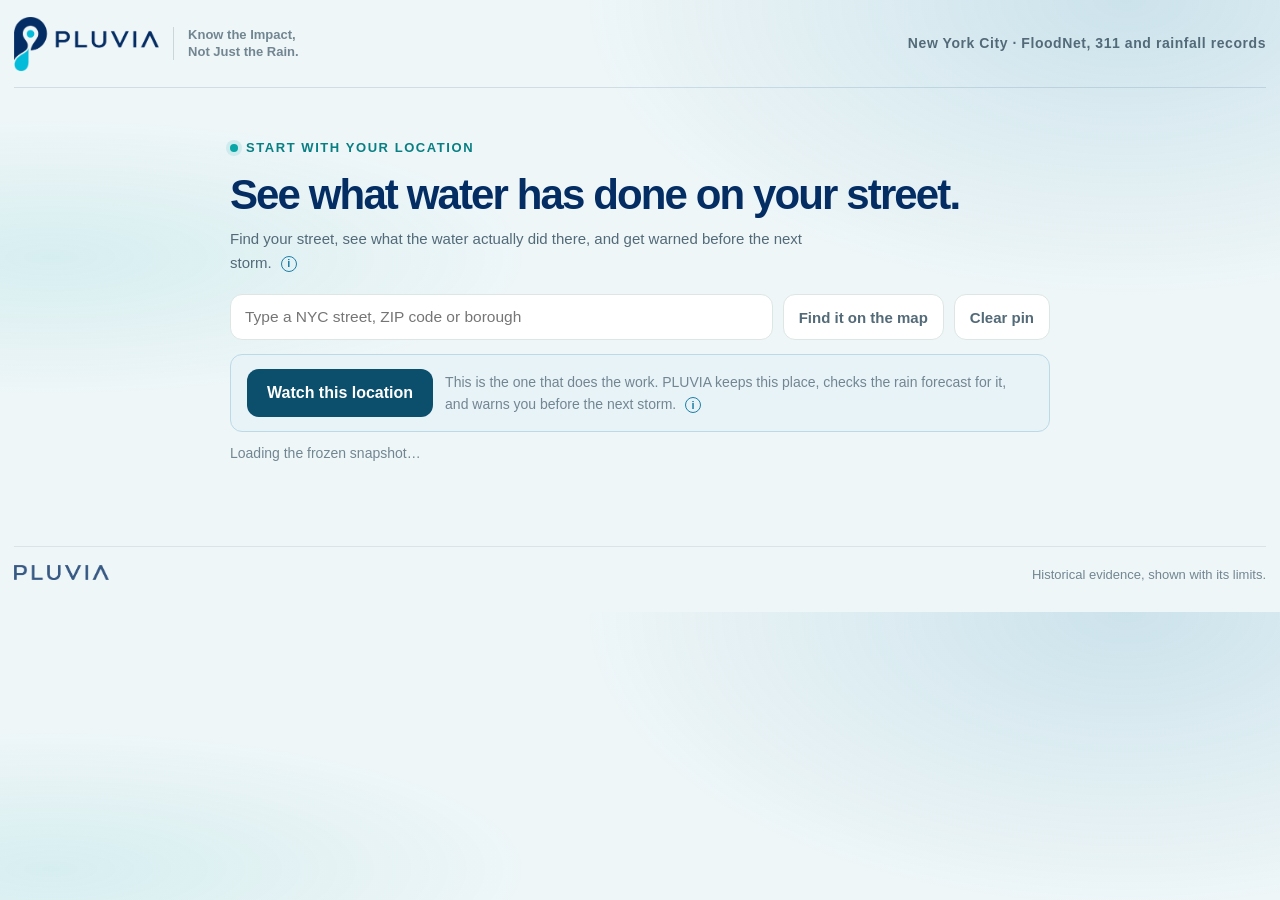
<file: index.html>
<!doctype html>
<html lang="en">
  <head>
    <meta charset="utf-8">
    <meta name="viewport" content="width=device-width, initial-scale=1">
    <title>PLUVIA | Know the Impact, Not Just the Rain</title>
    <meta name="description" content="See what New York City flood sensors actually recorded near a location, with every record on screen.">
    <link rel="canonical" href="app/index.html">
    <link rel="icon" type="image/png" href="app/favicon.png">
    <meta http-equiv="refresh" content="0; url=app/index.html">
    <style>
      body {
        margin: 0;
        min-height: 100vh;
        display: grid;
        place-items: center;
        background: #f4f8f8;
        color: #10243a;
        font: 16px/1.6 system-ui, -apple-system, "Segoe UI", sans-serif;
      }
      main { text-align: center; padding: 24px; }
      img.lockup { width: min(260px, 70vw); height: auto; display: block; margin: 0 auto 10px; }
      h1 { margin: 0 0 6px; font-size: 22px; letter-spacing: 0.02em; }
      p { margin: 0 0 18px; color: #4a6473; }
      a {
        display: inline-block;
        padding: 10px 18px;
        border-radius: 10px;
        background: #10243a;
        color: #ffffff;
        text-decoration: none;
        font-weight: 600;
      }
    </style>
  </head>
  <body>
    <main>
      <img class="lockup" src="app/brand-lockup.png" alt="PLUVIA" width="728" height="271">
      <p>Know the Impact, Not Just the Rain.</p>
      <a href="app/index.html">Open the map</a>
    </main>
  </body>
</html>
</file>
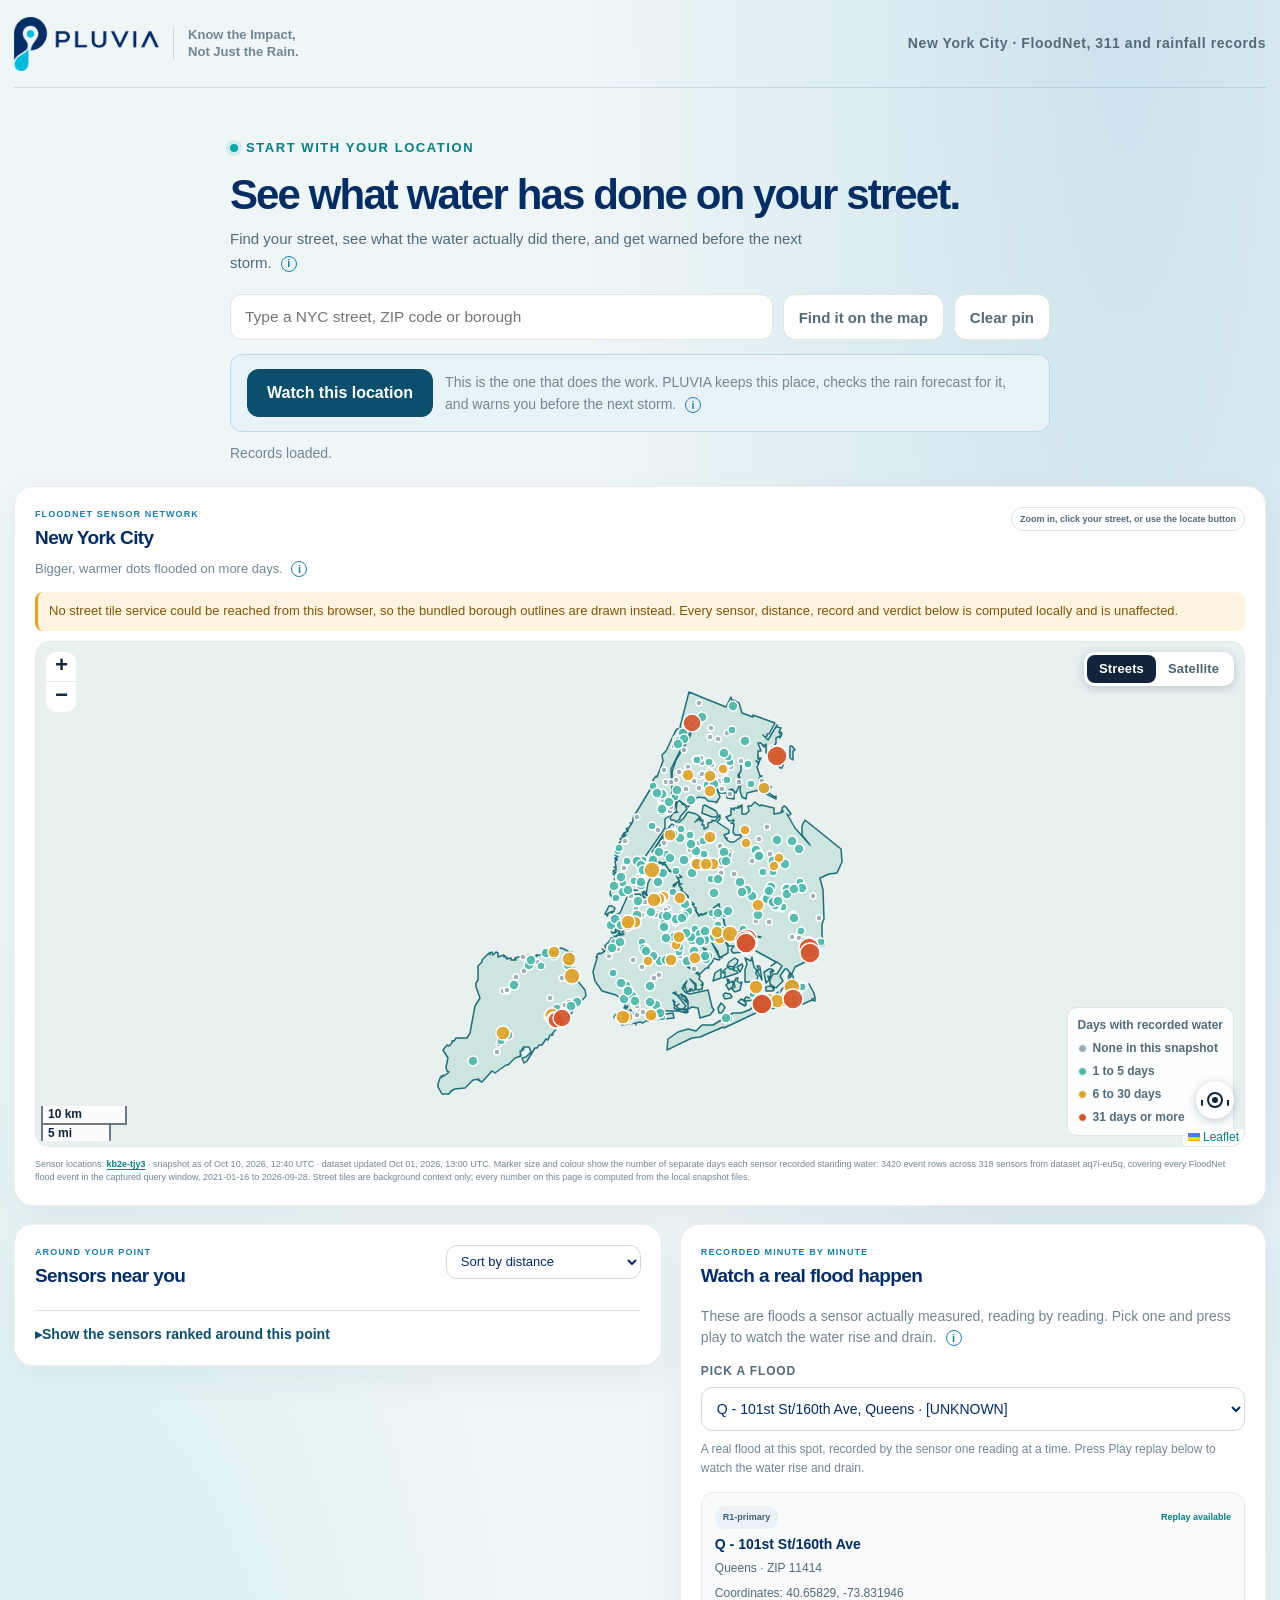
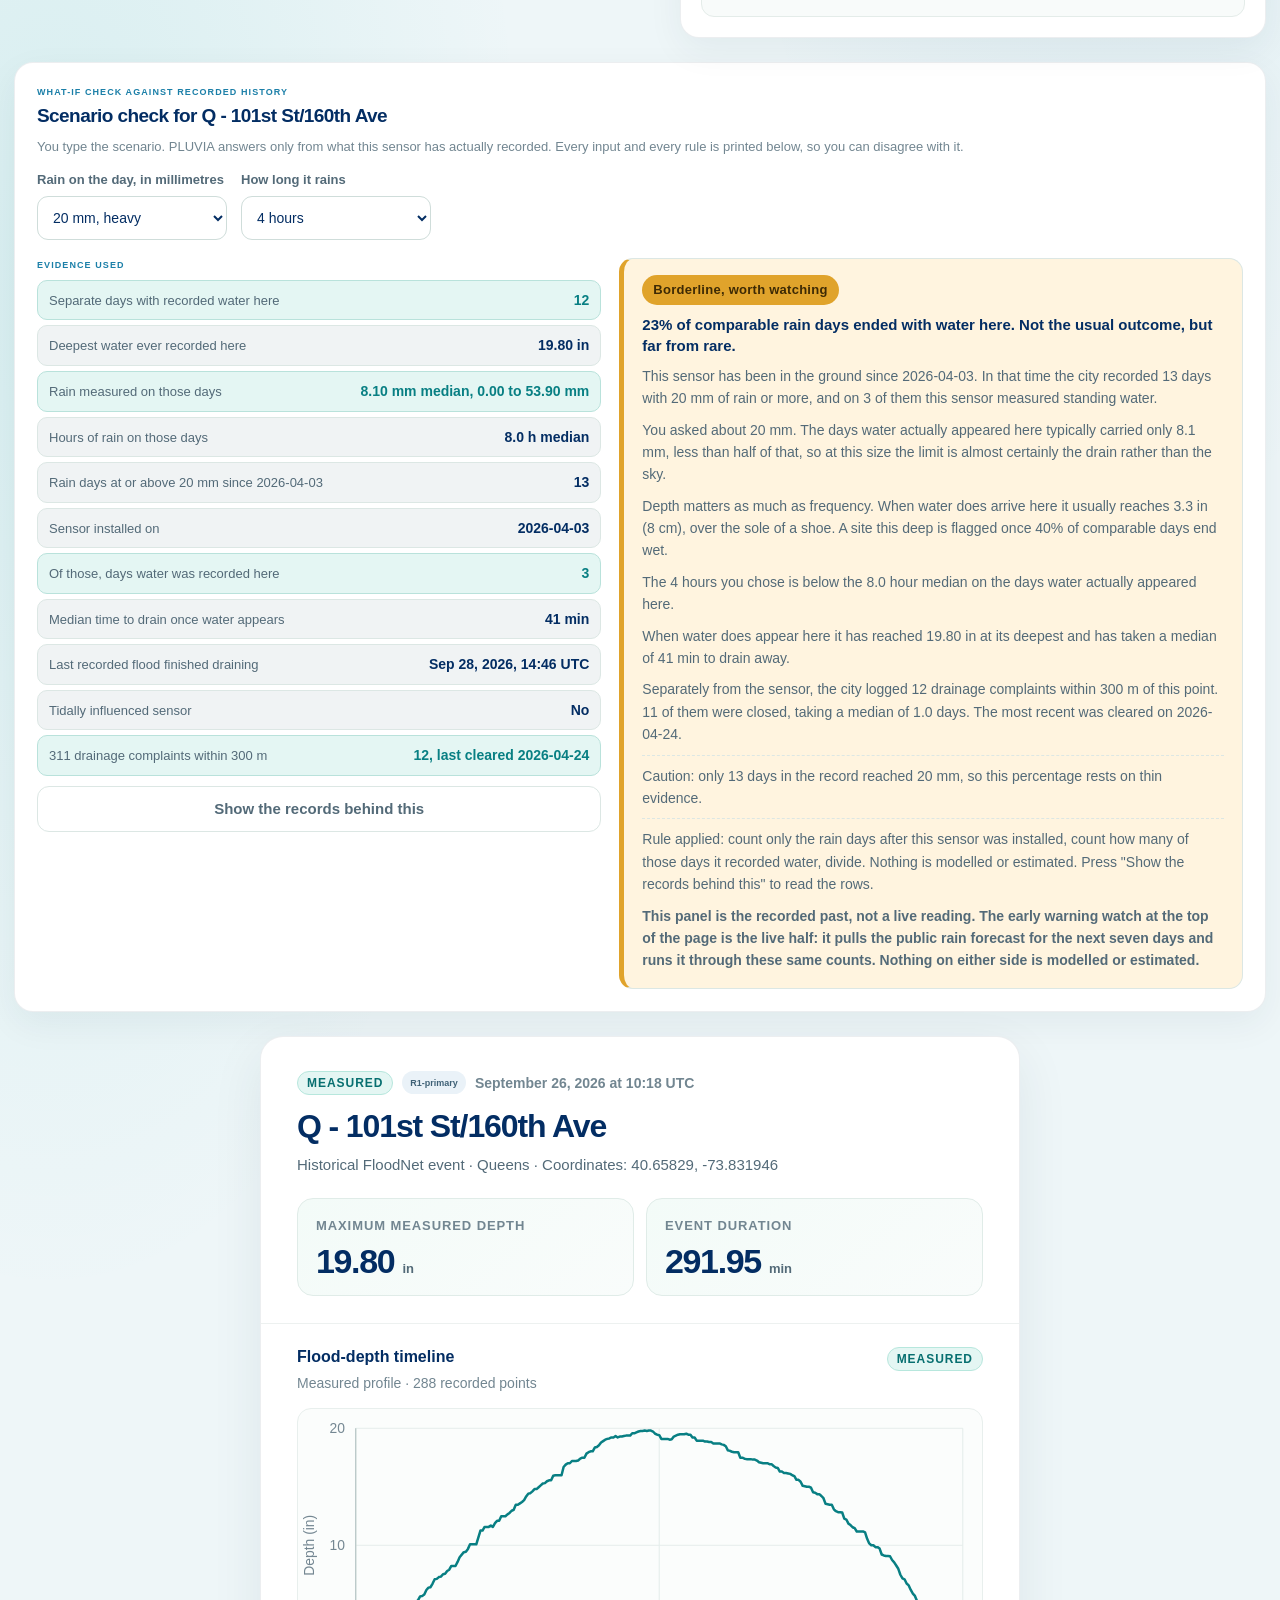
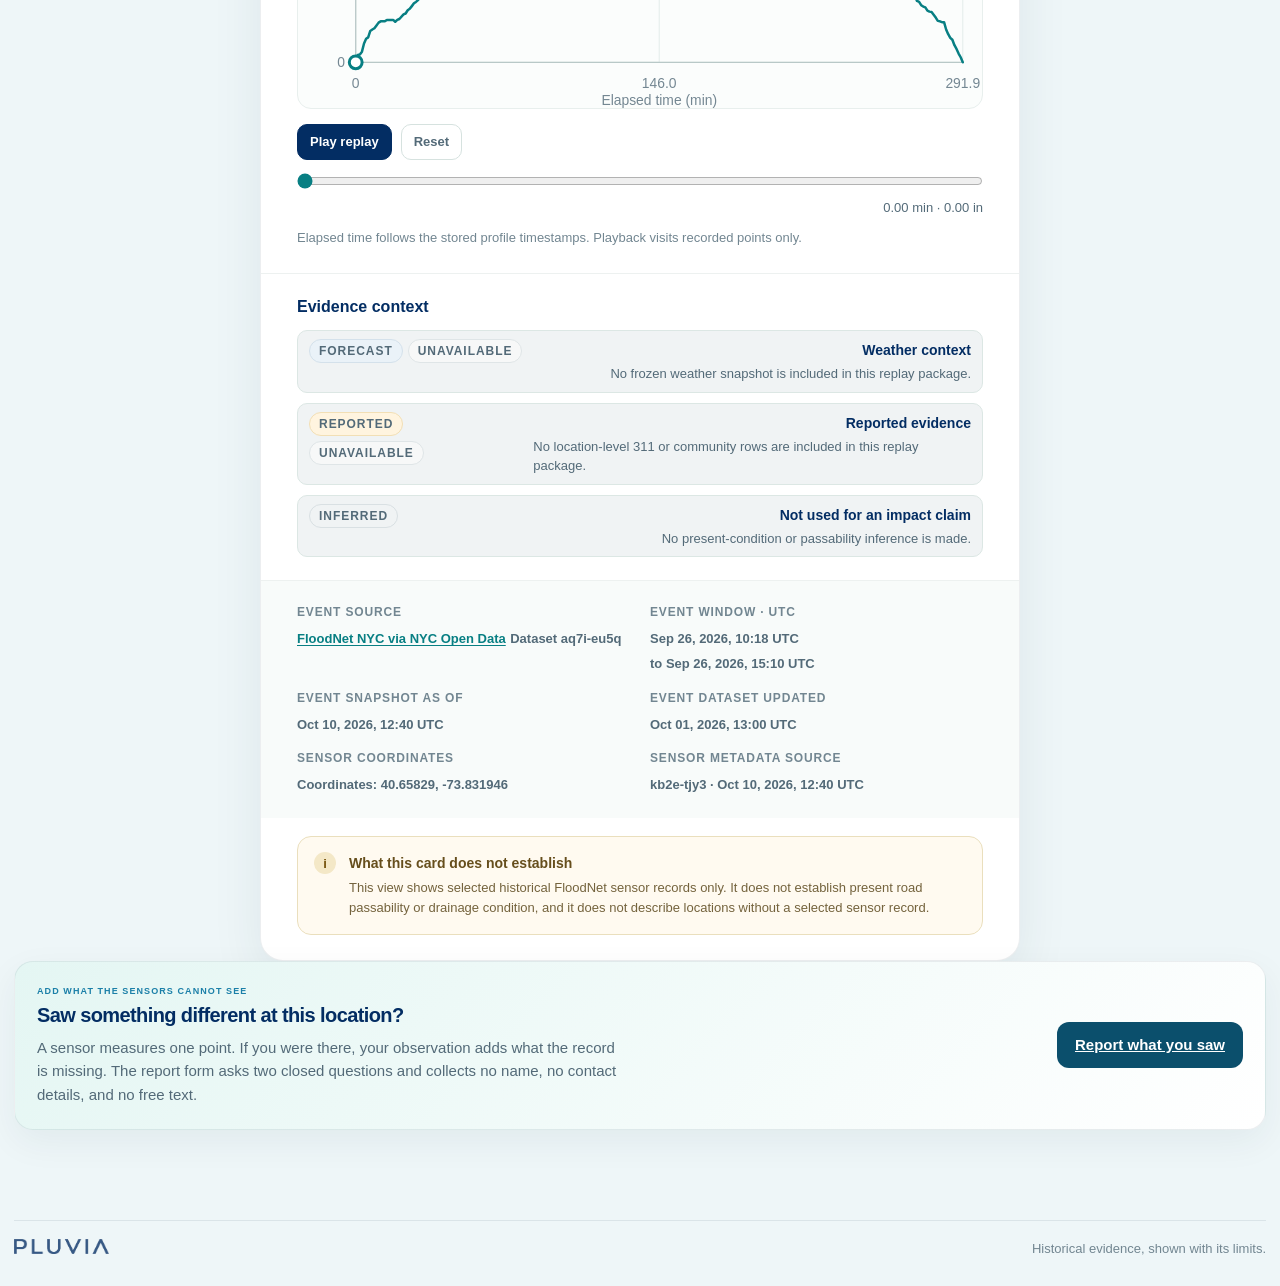
<file: app/index.html>
<!doctype html>
<html lang="en">
  <head>
    <meta charset="utf-8">
    <meta name="viewport" content="width=device-width, initial-scale=1">
    <meta name="theme-color" content="#032d63">
    <meta name="description" content="Find a location in New York City and see what has actually happened to it: measured water depth, nearby drainage complaints, six years of rainfall, and a live forecast checked against all three.">
    <title>PLUVIA | Know the Impact, Not Just the Rain.</title>
    <link rel="icon" type="image/png" href="favicon.png?v=20">
    <link rel="apple-touch-icon" href="apple-touch-icon.png?v=20">
    <meta property="og:type" content="website">
    <meta property="og:title" content="PLUVIA | Know the Impact, Not Just the Rain.">
    <meta property="og:description" content="Pick a street in New York City and see what water has actually done there: measured depth, nearby drainage complaints, six years of rainfall, and a live forecast checked against all three.">
    <meta property="og:image" content="og-image.png?v=20">
    <meta name="twitter:card" content="summary_large_image">
    <link rel="stylesheet" href="vendor/leaflet/leaflet.css?v=1.9.4">
    <link rel="stylesheet" href="styles.css?v=20">
    <script src="vendor/leaflet/leaflet.js?v=1.9.4" defer></script>
    <script src="app.js?v=20" defer></script>
  </head>
  <body>
    <div class="page-shell">
      <header class="site-header">
        <a class="brand" href="#top" aria-label="PLUVIA home">
          <img class="brand-lockup" src="brand-lockup.png?v=20" alt="PLUVIA" width="728" height="271" decoding="async">
          <span class="brand-tagline">Know the Impact,<br>Not Just the Rain.</span>
        </a>
        <span class="header-note">New York City &middot; FloodNet, 311 and rainfall records</span>
      </header>

      <main id="top">
        <section class="locate-panel" aria-labelledby="page-title">
          <div class="eyebrow"><span class="eyebrow-dot"></span> Start with your location</div>
          <h1 id="page-title">See what water has done on your street.</h1>
          <p class="intro-copy">
            Find your street, see what the water actually did there, and get warned before the next storm.
            <i class="info-dot" tabindex="0" role="img" aria-label="How to use this page" title="Press the locate button on the map, zoom in and click your own street, or type a New York City ZIP code, borough or street. PLUVIA then pulls together four public records for that point: measured water depth from FloodNet, 311 drainage complaints within 300 m, six years of daily rainfall, and the live rain forecast. Those four decide whether your street gets a warning.">i</i>
          </p>
          <form class="locate-row" id="locate-form" autocomplete="off">
            <label class="visually-hidden" for="place-search">ZIP code, borough, or sensor name</label>
            <input id="place-search" class="locate-input" type="search" placeholder="Type a NYC street, ZIP code or borough" inputmode="search">
            <button class="ghost-button" type="submit">Find it on the map</button>
            <button class="ghost-button" type="button" id="clear-pin">Clear pin</button>
          </form>
          <div id="watch-add-row" class="watch-add-row is-primary" hidden>
            <button class="load-button" type="button" id="watch-add">Watch this location</button>
            <span class="load-hint">This is the one that does the work. PLUVIA keeps this place, checks the rain
              forecast for it, and warns you before the next storm.
              <i class="info-dot" tabindex="0" role="img" aria-label="What watching does" title="PLUVIA saves this place in your browser, pulls the public rain forecast for it, and compares every forecast day against what the nearest measured record says happened here on comparable rain days. Nothing is sent anywhere unless you press the email button.">i</i>
            </span>
          </div>
          <p id="load-status" class="load-status" role="status" aria-live="polite">Loading the frozen snapshot&hellip;</p>
        </section>

        <section id="watch-panel" class="watch-panel" aria-labelledby="watch-heading" hidden>
          <div class="panel-heading">
            <div>
              <p class="panel-kicker">Early warning watch</p>
              <h2 id="watch-heading">Places you are watching</h2>
            </div>
            <button class="ghost-button" type="button" id="watch-refresh">Check the forecast again</button>
          </div>
          <p class="watch-intro">
            Live rain forecast, checked against what actually happened here before.
            <i class="info-dot" tabindex="0" role="img" aria-label="How the watch works" title="PLUVIA takes the public rain forecast for each place you watch and compares every forecast day with what the nearest sensor actually recorded on comparable rain days in the past. A warning is raised only when both the forecast and that history cross the trigger. The count behind every warning is printed with it.">i</i>
          </p>
          <div id="watch-list" class="watch-list"></div>
          <p id="watch-status" class="watch-status" role="status" aria-live="polite"></p>
        </section>

        <section id="fallback-panel" class="fallback-panel" hidden>
          <p class="fallback-copy">
            This page could not read <code>card_data.json</code> automatically, which happens when the
            page is opened directly from disk. Choose the file to continue, or serve the folder over
            HTTP so it loads on its own.
          </p>
          <div class="load-row">
            <button id="choose-file" class="load-button" type="button">Open card_data.json</button>
            <input id="card-file" class="visually-hidden" type="file" accept=".json,application/json">
            <span class="load-hint">Choose <code>app/card_data.json</code></span>
          </div>
        </section>

        <section id="explorer" class="explorer" hidden>
          <section class="map-panel" aria-labelledby="map-heading">
            <div class="panel-heading">
              <div>
                <p class="panel-kicker">FloodNet sensor network</p>
                <h2 id="map-heading">New York City</h2>
              </div>
              <span class="map-kind">Zoom in, click your street, or use the locate button</span>
            </div>
            <p class="map-note">
              Bigger, warmer dots flooded on more days.
              <i class="info-dot" tabindex="0" role="img" aria-label="What the markers mean" title="Marker size and colour show how many separate days each sensor recorded standing water in this frozen snapshot. These are measured past events. Click any dot to move your pin to it.">i</i>
            </p>
            <p id="map-notice" class="map-notice" hidden></p>
            <div class="map-frame">
              <div id="nyc-map" class="nyc-map"></div>
              <div class="map-legend" aria-hidden="true">
                <strong>Days with recorded water</strong>
                <span class="legend-item"><i class="dot dot-t0"></i> None in this snapshot</span>
                <span class="legend-item"><i class="dot dot-t1"></i> 1 to 5 days</span>
                <span class="legend-item"><i class="dot dot-t2"></i> 6 to 30 days</span>
                <span class="legend-item"><i class="dot dot-t3"></i> 31 days or more</span>
              </div>
            </div>
            <div id="map-provenance" class="map-provenance"></div>
          </section>

          <div class="result-grid">
            <section class="nearest-panel" aria-labelledby="nearest-heading">
              <div class="panel-heading">
                <div>
                  <p class="panel-kicker">Around your point</p>
                  <h2 id="nearest-heading">Sensors near you</h2>
                </div>
                <label class="sort-label">
                  <span class="visually-hidden">Sort sensors by</span>
                  <select id="nearest-sort" class="event-select is-compact">
                    <option value="distance">Sort by distance</option>
                    <option value="floods">Sort by recorded floods</option>
                  </select>
                </label>
              </div>
              <details class="nearest-details">
                <summary>Show the sensors ranked around this point</summary>
                <p id="nearest-note" class="selection-hint">Drop a pin on the map or search to rank sensors by distance.</p>
                <ol id="nearest-list" class="nearest-list"></ol>
              </details>
            </section>

            <section class="selection-panel" aria-labelledby="selection-heading">
              <p class="panel-kicker">Recorded minute by minute</p>
              <h2 id="selection-heading">Watch a real flood happen</h2>
              <p class="selection-intro">These are floods a sensor actually measured, reading by reading.
                Pick one and press play to watch the water rise and drain.
                <i class="info-dot" tabindex="0" role="img" aria-label="What a replay is" title="FloodNet sensors report water depth every few minutes. PLUVIA stores those readings for selected floods and plays them back in order. Nothing is animated or interpolated; each point on the line is one reading the sensor took.">i</i>
              </p>
              <label class="select-label" for="event-select">Pick a flood</label>
              <select id="event-select" class="event-select"></select>
              <p id="selection-hint" class="selection-hint">Select a marker or event to update the card.</p>
              <div id="selection-summary" class="selection-summary"></div>
            </section>
          </div>

          <section id="scenario-panel" class="scenario-panel" aria-labelledby="scenario-heading" hidden>
            <div class="panel-heading">
              <div>
                <p class="panel-kicker">What-if check against recorded history</p>
                <h2 id="scenario-heading">Scenario check for <span id="scenario-sensor">this sensor</span></h2>
              </div>
            </div>
            <p class="map-note">
              You type the scenario. PLUVIA answers only from what this sensor has actually recorded.
              Every input and every rule is printed below, so you can disagree with it.
            </p>
            <div class="scenario-controls">
              <label class="scenario-field">
                <span>Rain on the day, in millimetres</span>
                <select id="scenario-rain" class="event-select">
                  <option value="5">5 mm, light</option>
                  <option value="10">10 mm, steady</option>
                  <option value="15">15 mm, moderate</option>
                  <option value="20" selected>20 mm, heavy</option>
                  <option value="30">30 mm, very heavy</option>
                  <option value="40">40 mm, severe</option>
                  <option value="60">60 mm, cloudburst</option>
                </select>
              </label>
              <label class="scenario-field">
                <span>How long it rains</span>
                <select id="scenario-duration" class="event-select">
                  <option value="1">1 hour</option>
                  <option value="2">2 hours</option>
                  <option value="4" selected>4 hours</option>
                  <option value="8">8 hours</option>
                  <option value="12">12 hours</option>
                  <option value="24">All day</option>
                </select>
              </label>
            </div>
            <div class="scenario-grid">
              <div>
                <p class="panel-kicker">Evidence used</p>
                <div id="scenario-evidence" class="evidence-list"></div>
                <button type="button" class="ghost-button is-block" id="records-toggle" aria-expanded="false">Show the records behind this</button>
              </div>
              <div id="scenario-verdict" class="scenario-verdict"></div>
            </div>
            <div id="scenario-records" class="scenario-records" hidden></div>
          </section>

          <div id="card-region" class="card-region" aria-live="polite" aria-label="Selected FloodNet event card"></div>

          <section class="report-cta">
            <div>
              <p class="panel-kicker">Add what the sensors cannot see</p>
              <h2>Saw something different at this location?</h2>
              <p class="intro-copy">
                A sensor measures one point. If you were there, your observation adds what the record
                is missing. The report form asks two closed questions and collects no name, no contact
                details, and no free text.
              </p>
            </div>
            <a class="load-button" id="report-link" href="../aws/form.html">Report what you saw</a>
          </section>
        </section>
      </main>

      <footer class="site-footer">
        <img class="footer-wordmark" src="brand-wordmark.png?v=20" alt="PLUVIA" width="518" height="82" decoding="async">
        <span>Historical evidence, shown with its limits.</span>
      </footer>
    </div>
  </body>
</html>
</file>
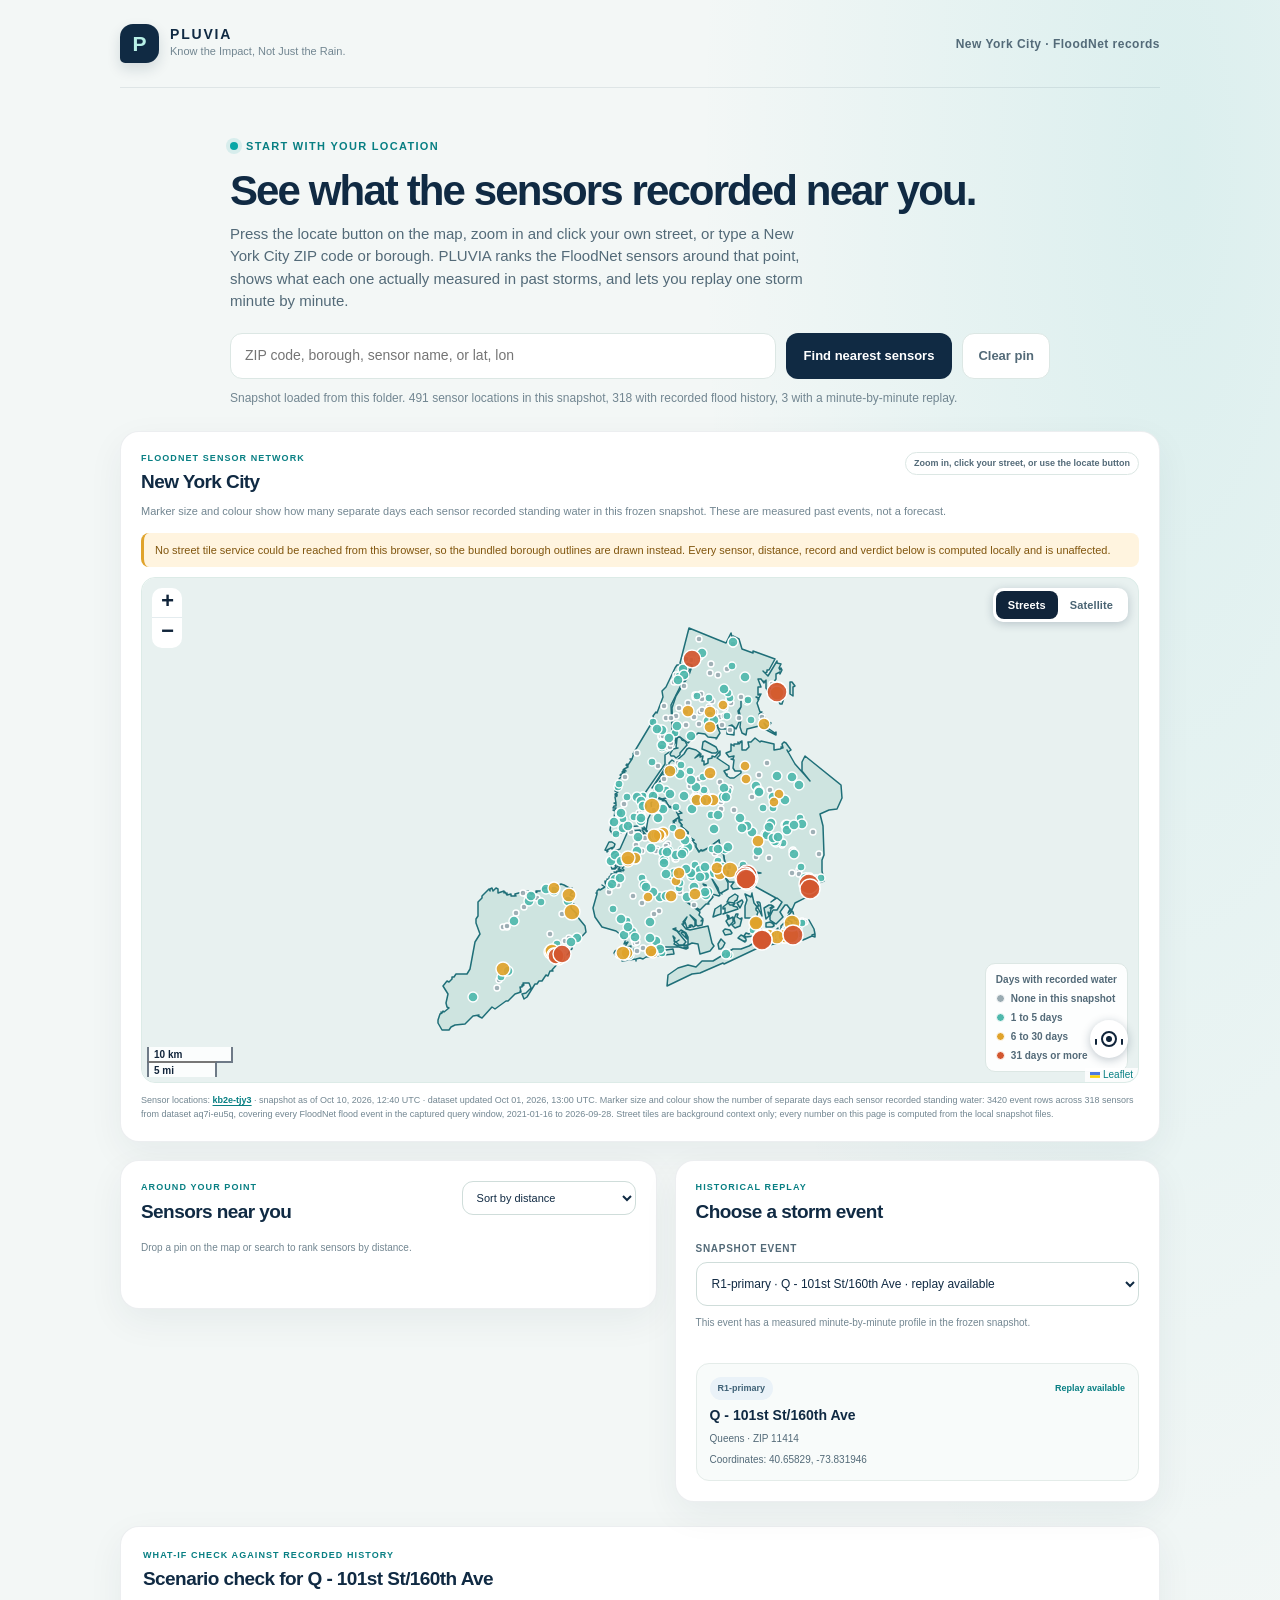
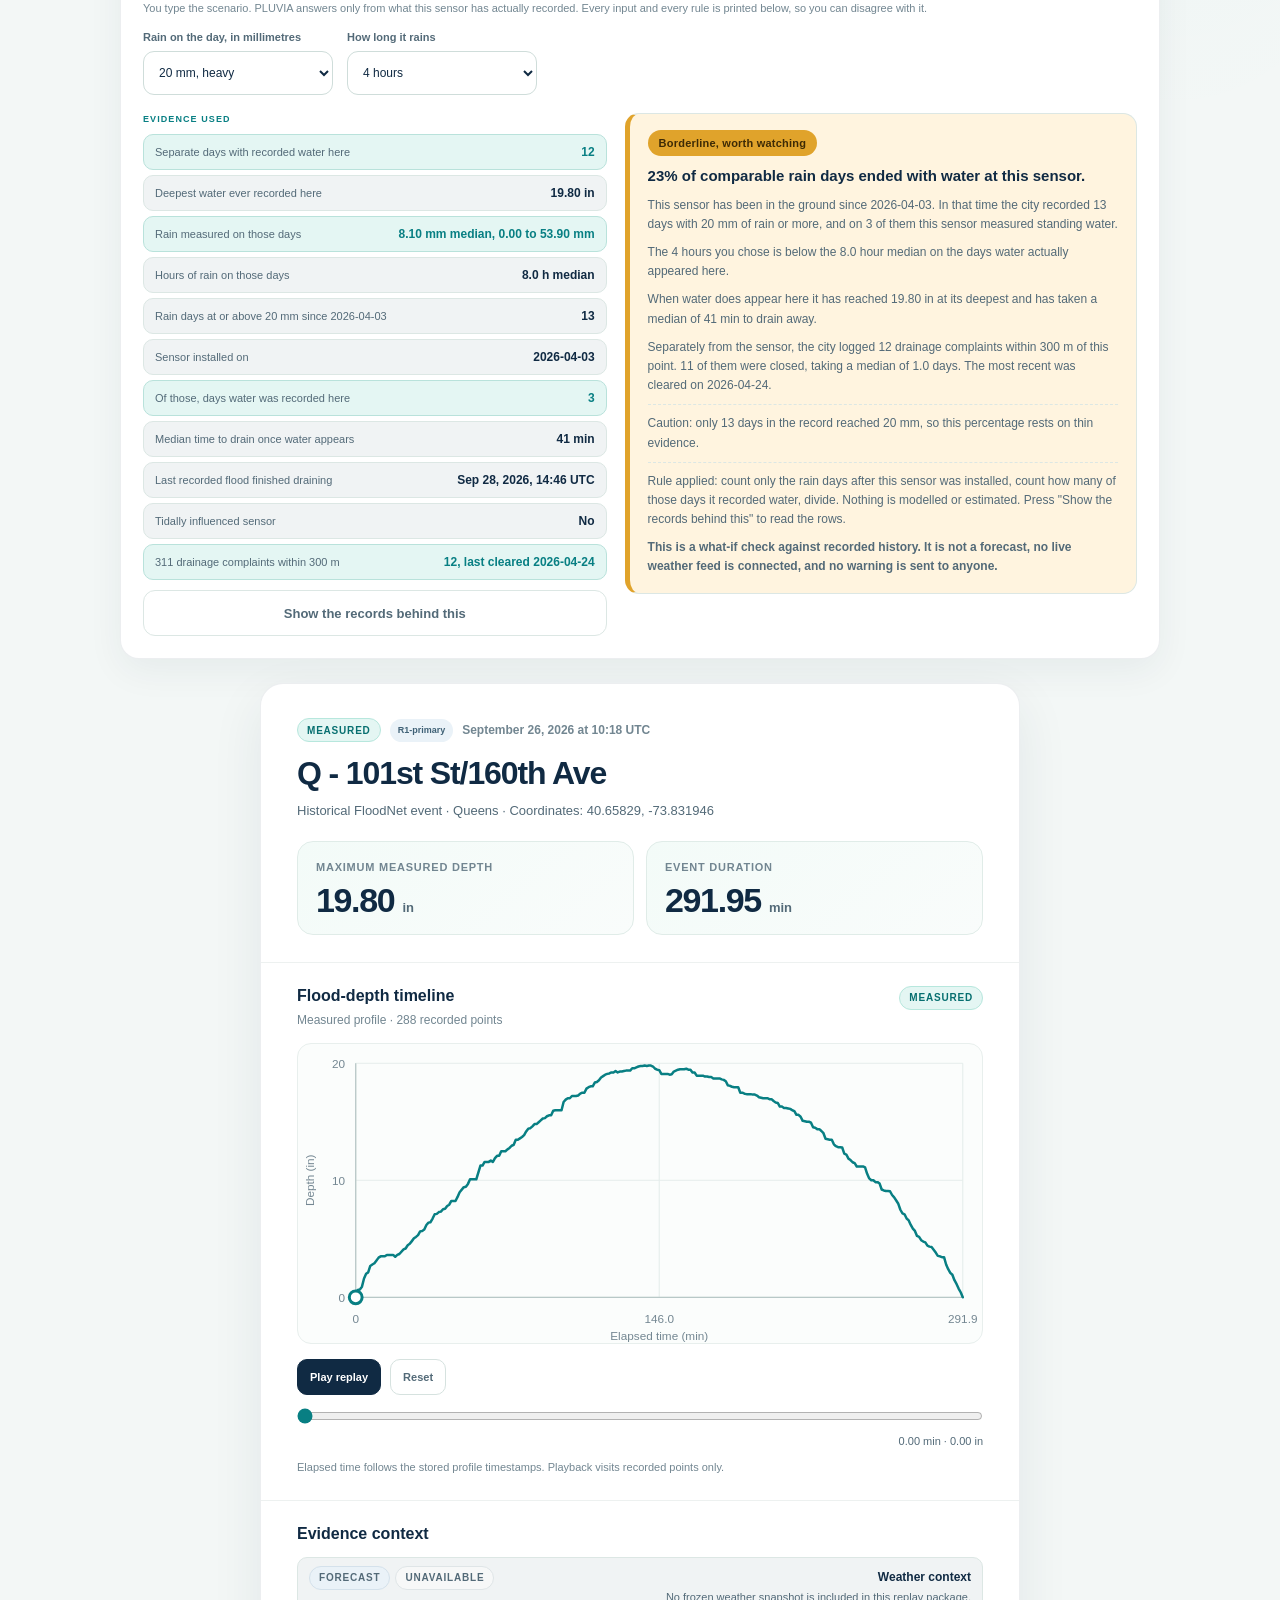
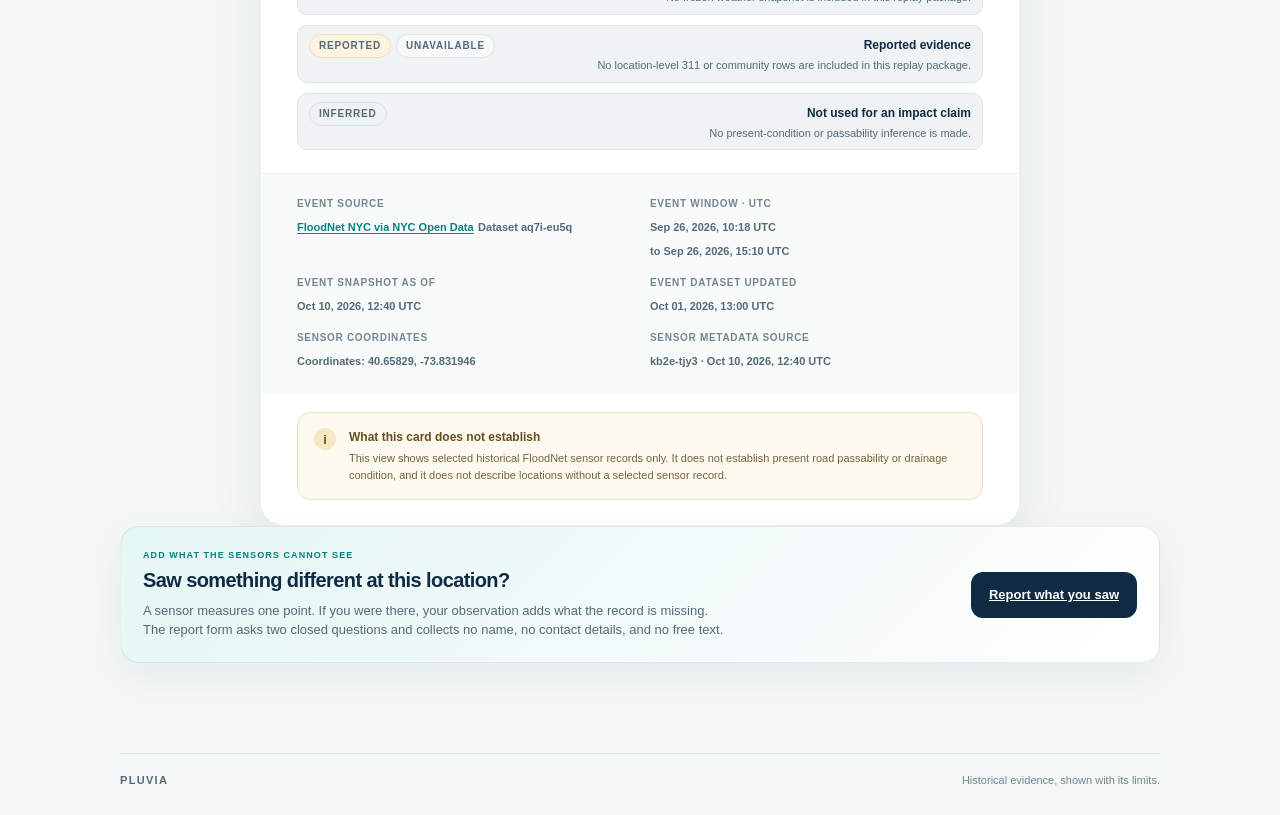
<file: PLUVIA/demo/index.html>
<!doctype html>
<html lang="en">
  <head>
    <meta charset="utf-8">
    <meta name="viewport" content="width=device-width, initial-scale=1">
    <meta name="theme-color" content="#102a43">
    <meta name="description" content="Find a location in New York City and see what FloodNet sensors actually recorded there, then run a what-if check against that recorded history.">
    <title>PLUVIA | What the sensors recorded near you</title>
    <link rel="stylesheet" href="vendor/leaflet/leaflet.css?v=1.9.4">
    <link rel="stylesheet" href="styles.css?v=9">
    <script src="vendor/leaflet/leaflet.js?v=1.9.4" defer></script>
    <script src="app.js?v=9" defer></script>
  </head>
  <body>
    <div class="page-shell">
      <header class="site-header">
        <a class="brand" href="#top" aria-label="PLUVIA home">
          <span class="brand-mark" aria-hidden="true">P</span>
          <span class="brand-copy">
            <strong>PLUVIA</strong>
            <span>Know the Impact, Not Just the Rain.</span>
          </span>
        </a>
        <span class="header-note">New York City &middot; FloodNet records</span>
      </header>

      <main id="top">
        <section class="locate-panel" aria-labelledby="page-title">
          <div class="eyebrow"><span class="eyebrow-dot"></span> Start with your location</div>
          <h1 id="page-title">See what the sensors recorded near you.</h1>
          <p class="intro-copy">
            Press the locate button on the map, zoom in and click your own street, or type a New York City ZIP code or borough.
            PLUVIA ranks the FloodNet sensors around that point, shows what each one actually
            measured in past storms, and lets you replay one storm minute by minute.
          </p>
          <form class="locate-row" id="locate-form" autocomplete="off">
            <label class="visually-hidden" for="place-search">ZIP code, borough, or sensor name</label>
            <input id="place-search" class="locate-input" type="search" placeholder="ZIP code, borough, sensor name, or lat, lon" inputmode="search">
            <button class="load-button" type="submit">Find nearest sensors</button>
            <button class="ghost-button" type="button" id="clear-pin">Clear pin</button>
          </form>
          <p id="load-status" class="load-status" role="status" aria-live="polite">Loading the frozen snapshot&hellip;</p>
        </section>

        <section id="fallback-panel" class="fallback-panel" hidden>
          <p class="fallback-copy">
            This page could not read <code>card_data.json</code> automatically, which happens when the
            page is opened directly from disk. Choose the file to continue, or serve the folder over
            HTTP so it loads on its own.
          </p>
          <div class="load-row">
            <button id="choose-file" class="load-button" type="button">Open card_data.json</button>
            <input id="card-file" class="visually-hidden" type="file" accept=".json,application/json">
            <span class="load-hint">Choose <code>PLUVIA/demo/card_data.json</code></span>
          </div>
        </section>

        <section id="explorer" class="explorer" hidden>
          <section class="map-panel" aria-labelledby="map-heading">
            <div class="panel-heading">
              <div>
                <p class="panel-kicker">FloodNet sensor network</p>
                <h2 id="map-heading">New York City</h2>
              </div>
              <span class="map-kind">Zoom in, click your street, or use the locate button</span>
            </div>
            <p class="map-note">
              Marker size and colour show how many separate days each sensor recorded standing water in
              this frozen snapshot. These are measured past events, not a forecast.
            </p>
            <p id="map-notice" class="map-notice" hidden></p>
            <div class="map-frame">
              <div id="nyc-map" class="nyc-map"></div>
              <div class="map-legend" aria-hidden="true">
                <strong>Days with recorded water</strong>
                <span class="legend-item"><i class="dot dot-t0"></i> None in this snapshot</span>
                <span class="legend-item"><i class="dot dot-t1"></i> 1 to 5 days</span>
                <span class="legend-item"><i class="dot dot-t2"></i> 6 to 30 days</span>
                <span class="legend-item"><i class="dot dot-t3"></i> 31 days or more</span>
              </div>
            </div>
            <div id="map-provenance" class="map-provenance"></div>
          </section>

          <div class="result-grid">
            <section class="nearest-panel" aria-labelledby="nearest-heading">
              <div class="panel-heading">
                <div>
                  <p class="panel-kicker">Around your point</p>
                  <h2 id="nearest-heading">Sensors near you</h2>
                </div>
                <label class="sort-label">
                  <span class="visually-hidden">Sort sensors by</span>
                  <select id="nearest-sort" class="event-select is-compact">
                    <option value="distance">Sort by distance</option>
                    <option value="floods">Sort by recorded floods</option>
                  </select>
                </label>
              </div>
              <p id="nearest-note" class="selection-hint">Drop a pin on the map or search to rank sensors by distance.</p>
              <ol id="nearest-list" class="nearest-list"></ol>
            </section>

            <section class="selection-panel" aria-labelledby="selection-heading">
              <p class="panel-kicker">Historical replay</p>
              <h2 id="selection-heading">Choose a storm event</h2>
              <label class="select-label" for="event-select">Snapshot event</label>
              <select id="event-select" class="event-select"></select>
              <p id="selection-hint" class="selection-hint">Select a marker or event to update the card.</p>
              <div id="selection-summary" class="selection-summary"></div>
            </section>
          </div>

          <section id="scenario-panel" class="scenario-panel" aria-labelledby="scenario-heading" hidden>
            <div class="panel-heading">
              <div>
                <p class="panel-kicker">What-if check against recorded history</p>
                <h2 id="scenario-heading">Scenario check for <span id="scenario-sensor">this sensor</span></h2>
              </div>
            </div>
            <p class="map-note">
              You type the scenario. PLUVIA answers only from what this sensor has actually recorded.
              Every input and every rule is printed below, so you can disagree with it.
            </p>
            <div class="scenario-controls">
              <label class="scenario-field">
                <span>Rain on the day, in millimetres</span>
                <select id="scenario-rain" class="event-select">
                  <option value="5">5 mm, light</option>
                  <option value="10">10 mm, steady</option>
                  <option value="15">15 mm, moderate</option>
                  <option value="20" selected>20 mm, heavy</option>
                  <option value="30">30 mm, very heavy</option>
                  <option value="40">40 mm, severe</option>
                  <option value="60">60 mm, cloudburst</option>
                </select>
              </label>
              <label class="scenario-field">
                <span>How long it rains</span>
                <select id="scenario-duration" class="event-select">
                  <option value="1">1 hour</option>
                  <option value="2">2 hours</option>
                  <option value="4" selected>4 hours</option>
                  <option value="8">8 hours</option>
                  <option value="12">12 hours</option>
                  <option value="24">All day</option>
                </select>
              </label>
            </div>
            <div class="scenario-grid">
              <div>
                <p class="panel-kicker">Evidence used</p>
                <div id="scenario-evidence" class="evidence-list"></div>
                <button type="button" class="ghost-button is-block" id="records-toggle" aria-expanded="false">Show the records behind this</button>
              </div>
              <div id="scenario-verdict" class="scenario-verdict"></div>
            </div>
            <div id="scenario-records" class="scenario-records" hidden></div>
          </section>

          <div id="card-region" class="card-region" aria-live="polite" aria-label="Selected FloodNet event card"></div>

          <section class="report-cta">
            <div>
              <p class="panel-kicker">Add what the sensors cannot see</p>
              <h2>Saw something different at this location?</h2>
              <p class="intro-copy">
                A sensor measures one point. If you were there, your observation adds what the record
                is missing. The report form asks two closed questions and collects no name, no contact
                details, and no free text.
              </p>
            </div>
            <a class="load-button" id="report-link" href="../aws/form.html">Report what you saw</a>
          </section>
        </section>
      </main>

      <footer class="site-footer">
        <span>PLUVIA</span>
        <span>Historical evidence, shown with its limits.</span>
      </footer>
    </div>
  </body>
</html>
</file>
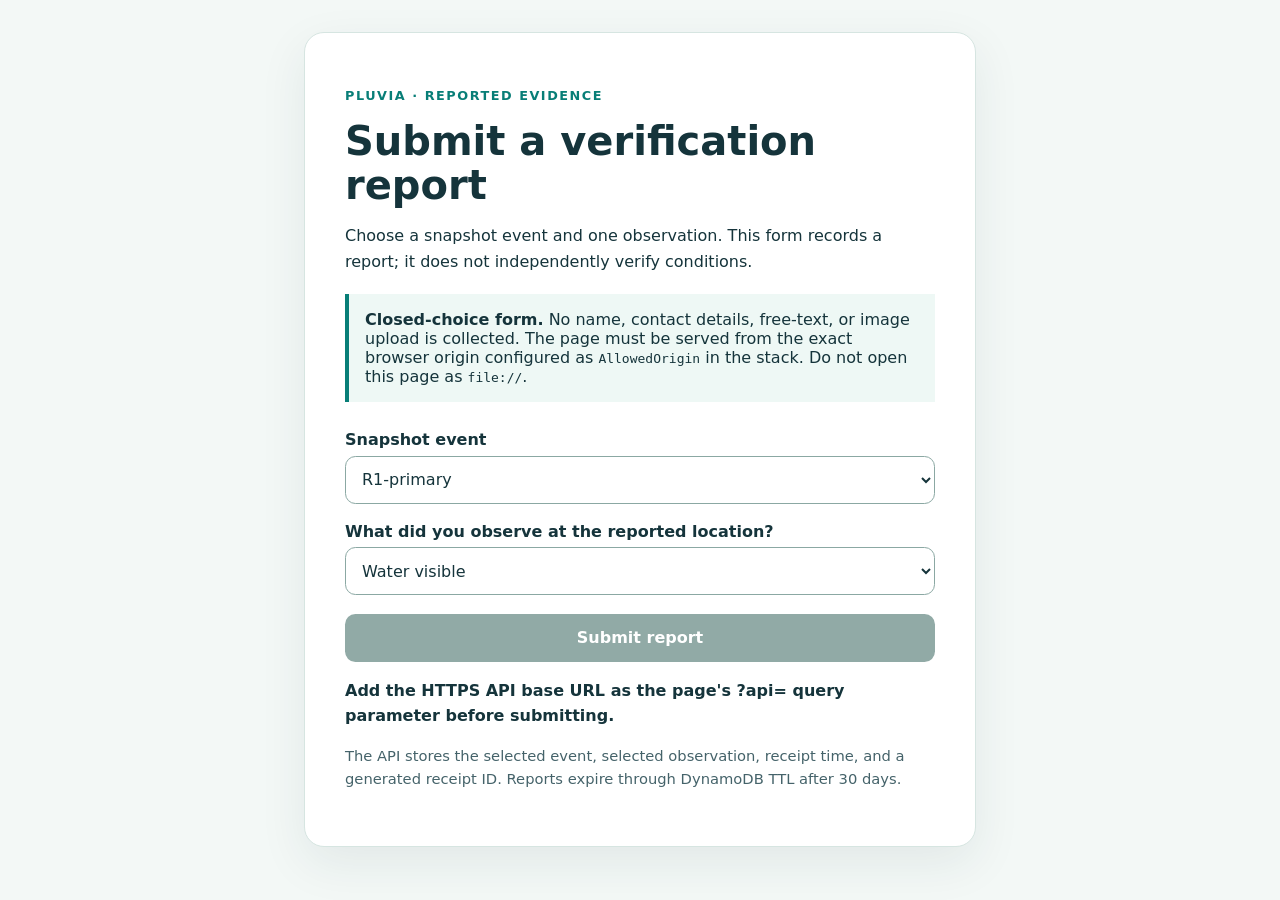
<file: aws/form.html>
<!doctype html>
<html lang="en">
<head>
  <meta charset="utf-8">
  <meta name="viewport" content="width=device-width, initial-scale=1">
  <meta name="color-scheme" content="light">
  <title>PLUVIA | Submit a verification report</title>
  <style>
    :root {
      color-scheme: light;
      font-family: system-ui, -apple-system, BlinkMacSystemFont, "Segoe UI", sans-serif;
      color: #15343b;
      background: #f3f8f6;
    }
    * { box-sizing: border-box; }
    body { margin: 0; padding: 2rem 1rem; }
    main {
      max-width: 42rem;
      margin: 0 auto;
      padding: clamp(1.25rem, 4vw, 2.5rem);
      background: #fff;
      border: 1px solid #d6e5e1;
      border-radius: 1.25rem;
      box-shadow: 0 1rem 3rem rgb(21 52 59 / 8%);
    }
    .eyebrow { color: #087e77; font-size: .8rem; font-weight: 750; letter-spacing: .12em; text-transform: uppercase; }
    h1 { margin: .45rem 0 .75rem; font-size: clamp(1.8rem, 5vw, 2.5rem); line-height: 1.1; }
    p { line-height: 1.6; }
    .notice { margin: 1.25rem 0 1.75rem; padding: 1rem; border-left: .25rem solid #087e77; background: #eef8f5; }
    form { display: grid; gap: 1.15rem; }
    label { display: block; margin-bottom: .4rem; font-weight: 700; }
    select, button { width: 100%; min-height: 3rem; border-radius: .65rem; font: inherit; }
    select { padding: .65rem .75rem; border: 1px solid #8ba8a3; background: #fff; color: inherit; }
    button { padding: .7rem 1rem; border: 0; background: #087e77; color: #fff; font-weight: 750; cursor: pointer; }
    button:hover:not(:disabled) { background: #066b65; }
    button:disabled { background: #91aaa6; cursor: not-allowed; }
    #status { min-height: 1.6em; margin: 1rem 0 0; font-weight: 650; }
    .small { color: #45636a; font-size: .92rem; }
    :focus-visible { outline: 3px solid #e1a82b; outline-offset: 3px; }
  </style>
</head>
<body>
  <main>
    <p class="eyebrow">PLUVIA · Reported evidence</p>
    <h1>Submit a verification report</h1>
    <p>Choose a snapshot event and one observation. This form records a report; it does not independently verify conditions.</p>

    <div class="notice">
      <strong>Closed-choice form.</strong> No name, contact details, free-text, or image upload is collected.
      The page must be served from the exact browser origin configured as <code>AllowedOrigin</code> in the stack.
      Do not open this page as <code>file://</code>.
    </div>

    <form id="verification-form">
      <div>
        <label for="eventId">Snapshot event</label>
        <select id="eventId" name="eventId" required>
          <option value="R1-primary">R1-primary</option>
          <option value="R2">R2</option>
          <option value="R3">R3</option>
          <option value="backup">backup (no stored replay profile in snapshot)</option>
        </select>
      </div>

      <div>
        <label for="observation">What did you observe at the reported location?</label>
        <select id="observation" name="observation" required>
          <option value="water_visible">Water visible</option>
          <option value="no_water_visible">No water visible</option>
          <option value="not_sure">Not sure</option>
        </select>
      </div>

      <button id="submit-button" type="submit" disabled>Submit report</button>
    </form>

    <p id="status" role="status" aria-live="polite">Submission is disabled until this page has an HTTPS API base URL in its <code>?api=</code> query parameter.</p>
    <p class="small">The API stores the selected event, selected observation, receipt time, and a generated receipt ID. Reports expire through DynamoDB TTL after 30 days.</p>
  </main>

  <script>
    (() => {
      const form = document.getElementById("verification-form");
      const button = document.getElementById("submit-button");
      const status = document.getElementById("status");
      const params = new URLSearchParams(window.location.search);
      const apiParameter = params.get("api");
      let apiBase = null;

      if (window.location.protocol !== "http:" && window.location.protocol !== "https:") {
        status.textContent = "Serve this page from an HTTP(S) origin. The file-picker demo is offline and read-only.";
      } else {
        try {
          const apiUrl = new URL(apiParameter || "");
          if (apiUrl.protocol !== "https:" || apiUrl.username || apiUrl.password ||
              apiUrl.pathname !== "/" || apiUrl.search || apiUrl.hash) {
            throw new Error("invalid API base URL");
          }
          apiBase = apiUrl.href.replace(/\/+$/, "");
          button.disabled = false;
          status.textContent = "Ready. Your browser origin must match the stack's AllowedOrigin parameter.";
        } catch (_) {
          status.textContent = "Add the HTTPS API base URL as the page's ?api= query parameter before submitting.";
        }
      }

      form.addEventListener("submit", async (event) => {
        event.preventDefault();
        if (!apiBase || button.disabled) return;

        button.disabled = true;
        status.textContent = "Submitting report…";
        const values = new FormData(form);
        const payload = {
          eventId: values.get("eventId"),
          observation: values.get("observation")
        };

        try {
          const response = await fetch(`${apiBase}/verifications`, {
            method: "POST",
            headers: { "content-type": "application/json" },
            body: JSON.stringify(payload)
          });
          let receipt = {};
          try { receipt = await response.json(); } catch (_) { /* Keep the status generic. */ }

          if (response.status === 201 && typeof receipt.submissionId === "string") {
            status.textContent = `Report received as reported evidence. Receipt ID: ${receipt.submissionId}`;
          } else {
            status.textContent = `Submission was not accepted (HTTP ${response.status}). Check the endpoint and try again.`;
          }
        } catch (_) {
          status.textContent = "Could not reach the API. Check the API URL and the page origin configured for CORS.";
        } finally {
          button.disabled = false;
        }
      });
    })();
  </script>
</body>
</html>
</file>
<file: app/vendor/leaflet/leaflet.css>
/* required styles */

.leaflet-pane,
.leaflet-tile,
.leaflet-marker-icon,
.leaflet-marker-shadow,
.leaflet-tile-container,
.leaflet-pane > svg,
.leaflet-pane > canvas,
.leaflet-zoom-box,
.leaflet-image-layer,
.leaflet-layer {
	position: absolute;
	left: 0;
	top: 0;
	}
.leaflet-container {
	overflow: hidden;
	}
.leaflet-tile,
.leaflet-marker-icon,
.leaflet-marker-shadow {
	-webkit-user-select: none;
	   -moz-user-select: none;
	        user-select: none;
	  -webkit-user-drag: none;
	}
/* Prevents IE11 from highlighting tiles in blue */
.leaflet-tile::selection {
	background: transparent;
}
/* Safari renders non-retina tile on retina better with this, but Chrome is worse */
.leaflet-safari .leaflet-tile {
	image-rendering: -webkit-optimize-contrast;
	}
/* hack that prevents hw layers "stretching" when loading new tiles */
.leaflet-safari .leaflet-tile-container {
	width: 1600px;
	height: 1600px;
	-webkit-transform-origin: 0 0;
	}
.leaflet-marker-icon,
.leaflet-marker-shadow {
	display: block;
	}
/* .leaflet-container svg: reset svg max-width decleration shipped in Joomla! (joomla.org) 3.x */
/* .leaflet-container img: map is broken in FF if you have max-width: 100% on tiles */
.leaflet-container .leaflet-overlay-pane svg {
	max-width: none !important;
	max-height: none !important;
	}
.leaflet-container .leaflet-marker-pane img,
.leaflet-container .leaflet-shadow-pane img,
.leaflet-container .leaflet-tile-pane img,
.leaflet-container img.leaflet-image-layer,
.leaflet-container .leaflet-tile {
	max-width: none !important;
	max-height: none !important;
	width: auto;
	padding: 0;
	}

.leaflet-container img.leaflet-tile {
	/* See: https://bugs.chromium.org/p/chromium/issues/detail?id=600120 */
	mix-blend-mode: plus-lighter;
}

.leaflet-container.leaflet-touch-zoom {
	-ms-touch-action: pan-x pan-y;
	touch-action: pan-x pan-y;
	}
.leaflet-container.leaflet-touch-drag {
	-ms-touch-action: pinch-zoom;
	/* Fallback for FF which doesn't support pinch-zoom */
	touch-action: none;
	touch-action: pinch-zoom;
}
.leaflet-container.leaflet-touch-drag.leaflet-touch-zoom {
	-ms-touch-action: none;
	touch-action: none;
}
.leaflet-container {
	-webkit-tap-highlight-color: transparent;
}
.leaflet-container a {
	-webkit-tap-highlight-color: rgba(51, 181, 229, 0.4);
}
.leaflet-tile {
	filter: inherit;
	visibility: hidden;
	}
.leaflet-tile-loaded {
	visibility: inherit;
	}
.leaflet-zoom-box {
	width: 0;
	height: 0;
	-moz-box-sizing: border-box;
	     box-sizing: border-box;
	z-index: 800;
	}
/* workaround for https://bugzilla.mozilla.org/show_bug.cgi?id=888319 */
.leaflet-overlay-pane svg {
	-moz-user-select: none;
	}

.leaflet-pane         { z-index: 400; }

.leaflet-tile-pane    { z-index: 200; }
.leaflet-overlay-pane { z-index: 400; }
.leaflet-shadow-pane  { z-index: 500; }
.leaflet-marker-pane  { z-index: 600; }
.leaflet-tooltip-pane   { z-index: 650; }
.leaflet-popup-pane   { z-index: 700; }

.leaflet-map-pane canvas { z-index: 100; }
.leaflet-map-pane svg    { z-index: 200; }

.leaflet-vml-shape {
	width: 1px;
	height: 1px;
	}
.lvml {
	behavior: url(#default#VML);
	display: inline-block;
	position: absolute;
	}


/* control positioning */

.leaflet-control {
	position: relative;
	z-index: 800;
	pointer-events: visiblePainted; /* IE 9-10 doesn't have auto */
	pointer-events: auto;
	}
.leaflet-top,
.leaflet-bottom {
	position: absolute;
	z-index: 1000;
	pointer-events: none;
	}
.leaflet-top {
	top: 0;
	}
.leaflet-right {
	right: 0;
	}
.leaflet-bottom {
	bottom: 0;
	}
.leaflet-left {
	left: 0;
	}
.leaflet-control {
	float: left;
	clear: both;
	}
.leaflet-right .leaflet-control {
	float: right;
	}
.leaflet-top .leaflet-control {
	margin-top: 10px;
	}
.leaflet-bottom .leaflet-control {
	margin-bottom: 10px;
	}
.leaflet-left .leaflet-control {
	margin-left: 10px;
	}
.leaflet-right .leaflet-control {
	margin-right: 10px;
	}


/* zoom and fade animations */

.leaflet-fade-anim .leaflet-popup {
	opacity: 0;
	-webkit-transition: opacity 0.2s linear;
	   -moz-transition: opacity 0.2s linear;
	        transition: opacity 0.2s linear;
	}
.leaflet-fade-anim .leaflet-map-pane .leaflet-popup {
	opacity: 1;
	}
.leaflet-zoom-animated {
	-webkit-transform-origin: 0 0;
	    -ms-transform-origin: 0 0;
	        transform-origin: 0 0;
	}
svg.leaflet-zoom-animated {
	will-change: transform;
}

.leaflet-zoom-anim .leaflet-zoom-animated {
	-webkit-transition: -webkit-transform 0.25s cubic-bezier(0,0,0.25,1);
	   -moz-transition:    -moz-transform 0.25s cubic-bezier(0,0,0.25,1);
	        transition:         transform 0.25s cubic-bezier(0,0,0.25,1);
	}
.leaflet-zoom-anim .leaflet-tile,
.leaflet-pan-anim .leaflet-tile {
	-webkit-transition: none;
	   -moz-transition: none;
	        transition: none;
	}

.leaflet-zoom-anim .leaflet-zoom-hide {
	visibility: hidden;
	}


/* cursors */

.leaflet-interactive {
	cursor: pointer;
	}
.leaflet-grab {
	cursor: -webkit-grab;
	cursor:    -moz-grab;
	cursor:         grab;
	}
.leaflet-crosshair,
.leaflet-crosshair .leaflet-interactive {
	cursor: crosshair;
	}
.leaflet-popup-pane,
.leaflet-control {
	cursor: auto;
	}
.leaflet-dragging .leaflet-grab,
.leaflet-dragging .leaflet-grab .leaflet-interactive,
.leaflet-dragging .leaflet-marker-draggable {
	cursor: move;
	cursor: -webkit-grabbing;
	cursor:    -moz-grabbing;
	cursor:         grabbing;
	}

/* marker & overlays interactivity */
.leaflet-marker-icon,
.leaflet-marker-shadow,
.leaflet-image-layer,
.leaflet-pane > svg path,
.leaflet-tile-container {
	pointer-events: none;
	}

.leaflet-marker-icon.leaflet-interactive,
.leaflet-image-layer.leaflet-interactive,
.leaflet-pane > svg path.leaflet-interactive,
svg.leaflet-image-layer.leaflet-interactive path {
	pointer-events: visiblePainted; /* IE 9-10 doesn't have auto */
	pointer-events: auto;
	}

/* visual tweaks */

.leaflet-container {
	background: #ddd;
	outline-offset: 1px;
	}
.leaflet-container a {
	color: #0078A8;
	}
.leaflet-zoom-box {
	border: 2px dotted #38f;
	background: rgba(255,255,255,0.5);
	}


/* general typography */
.leaflet-container {
	font-family: "Helvetica Neue", Arial, Helvetica, sans-serif;
	font-size: 12px;
	font-size: 0.75rem;
	line-height: 1.5;
	}


/* general toolbar styles */

.leaflet-bar {
	box-shadow: 0 1px 5px rgba(0,0,0,0.65);
	border-radius: 4px;
	}
.leaflet-bar a {
	background-color: #fff;
	border-bottom: 1px solid #ccc;
	width: 26px;
	height: 26px;
	line-height: 26px;
	display: block;
	text-align: center;
	text-decoration: none;
	color: black;
	}
.leaflet-bar a,
.leaflet-control-layers-toggle {
	background-position: 50% 50%;
	background-repeat: no-repeat;
	display: block;
	}
.leaflet-bar a:hover,
.leaflet-bar a:focus {
	background-color: #f4f4f4;
	}
.leaflet-bar a:first-child {
	border-top-left-radius: 4px;
	border-top-right-radius: 4px;
	}
.leaflet-bar a:last-child {
	border-bottom-left-radius: 4px;
	border-bottom-right-radius: 4px;
	border-bottom: none;
	}
.leaflet-bar a.leaflet-disabled {
	cursor: default;
	background-color: #f4f4f4;
	color: #bbb;
	}

.leaflet-touch .leaflet-bar a {
	width: 30px;
	height: 30px;
	line-height: 30px;
	}
.leaflet-touch .leaflet-bar a:first-child {
	border-top-left-radius: 2px;
	border-top-right-radius: 2px;
	}
.leaflet-touch .leaflet-bar a:last-child {
	border-bottom-left-radius: 2px;
	border-bottom-right-radius: 2px;
	}

/* zoom control */

.leaflet-control-zoom-in,
.leaflet-control-zoom-out {
	font: bold 18px 'Lucida Console', Monaco, monospace;
	text-indent: 1px;
	}

.leaflet-touch .leaflet-control-zoom-in, .leaflet-touch .leaflet-control-zoom-out  {
	font-size: 22px;
	}


/* layers control */

.leaflet-control-layers {
	box-shadow: 0 1px 5px rgba(0,0,0,0.4);
	background: #fff;
	border-radius: 5px;
	}
.leaflet-control-layers-toggle {
	background-image: url(images/layers.png);
	width: 36px;
	height: 36px;
	}
.leaflet-retina .leaflet-control-layers-toggle {
	background-image: url(images/layers-2x.png);
	background-size: 26px 26px;
	}
.leaflet-touch .leaflet-control-layers-toggle {
	width: 44px;
	height: 44px;
	}
.leaflet-control-layers .leaflet-control-layers-list,
.leaflet-control-layers-expanded .leaflet-control-layers-toggle {
	display: none;
	}
.leaflet-control-layers-expanded .leaflet-control-layers-list {
	display: block;
	position: relative;
	}
.leaflet-control-layers-expanded {
	padding: 6px 10px 6px 6px;
	color: #333;
	background: #fff;
	}
.leaflet-control-layers-scrollbar {
	overflow-y: scroll;
	overflow-x: hidden;
	padding-right: 5px;
	}
.leaflet-control-layers-selector {
	margin-top: 2px;
	position: relative;
	top: 1px;
	}
.leaflet-control-layers label {
	display: block;
	font-size: 13px;
	font-size: 1.08333em;
	}
.leaflet-control-layers-separator {
	height: 0;
	border-top: 1px solid #ddd;
	margin: 5px -10px 5px -6px;
	}

/* Default icon URLs */
.leaflet-default-icon-path { /* used only in path-guessing heuristic, see L.Icon.Default */
	background-image: url(images/marker-icon.png);
	}


/* attribution and scale controls */

.leaflet-container .leaflet-control-attribution {
	background: #fff;
	background: rgba(255, 255, 255, 0.8);
	margin: 0;
	}
.leaflet-control-attribution,
.leaflet-control-scale-line {
	padding: 0 5px;
	color: #333;
	line-height: 1.4;
	}
.leaflet-control-attribution a {
	text-decoration: none;
	}
.leaflet-control-attribution a:hover,
.leaflet-control-attribution a:focus {
	text-decoration: underline;
	}
.leaflet-attribution-flag {
	display: inline !important;
	vertical-align: baseline !important;
	width: 1em;
	height: 0.6669em;
	}
.leaflet-left .leaflet-control-scale {
	margin-left: 5px;
	}
.leaflet-bottom .leaflet-control-scale {
	margin-bottom: 5px;
	}
.leaflet-control-scale-line {
	border: 2px solid #777;
	border-top: none;
	line-height: 1.1;
	padding: 2px 5px 1px;
	white-space: nowrap;
	-moz-box-sizing: border-box;
	     box-sizing: border-box;
	background: rgba(255, 255, 255, 0.8);
	text-shadow: 1px 1px #fff;
	}
.leaflet-control-scale-line:not(:first-child) {
	border-top: 2px solid #777;
	border-bottom: none;
	margin-top: -2px;
	}
.leaflet-control-scale-line:not(:first-child):not(:last-child) {
	border-bottom: 2px solid #777;
	}

.leaflet-touch .leaflet-control-attribution,
.leaflet-touch .leaflet-control-layers,
.leaflet-touch .leaflet-bar {
	box-shadow: none;
	}
.leaflet-touch .leaflet-control-layers,
.leaflet-touch .leaflet-bar {
	border: 2px solid rgba(0,0,0,0.2);
	background-clip: padding-box;
	}


/* popup */

.leaflet-popup {
	position: absolute;
	text-align: center;
	margin-bottom: 20px;
	}
.leaflet-popup-content-wrapper {
	padding: 1px;
	text-align: left;
	border-radius: 12px;
	}
.leaflet-popup-content {
	margin: 13px 24px 13px 20px;
	line-height: 1.3;
	font-size: 13px;
	font-size: 1.08333em;
	min-height: 1px;
	}
.leaflet-popup-content p {
	margin: 17px 0;
	margin: 1.3em 0;
	}
.leaflet-popup-tip-container {
	width: 40px;
	height: 20px;
	position: absolute;
	left: 50%;
	margin-top: -1px;
	margin-left: -20px;
	overflow: hidden;
	pointer-events: none;
	}
.leaflet-popup-tip {
	width: 17px;
	height: 17px;
	padding: 1px;

	margin: -10px auto 0;
	pointer-events: auto;

	-webkit-transform: rotate(45deg);
	   -moz-transform: rotate(45deg);
	    -ms-transform: rotate(45deg);
	        transform: rotate(45deg);
	}
.leaflet-popup-content-wrapper,
.leaflet-popup-tip {
	background: white;
	color: #333;
	box-shadow: 0 3px 14px rgba(0,0,0,0.4);
	}
.leaflet-container a.leaflet-popup-close-button {
	position: absolute;
	top: 0;
	right: 0;
	border: none;
	text-align: center;
	width: 24px;
	height: 24px;
	font: 16px/24px Tahoma, Verdana, sans-serif;
	color: #757575;
	text-decoration: none;
	background: transparent;
	}
.leaflet-container a.leaflet-popup-close-button:hover,
.leaflet-container a.leaflet-popup-close-button:focus {
	color: #585858;
	}
.leaflet-popup-scrolled {
	overflow: auto;
	}

.leaflet-oldie .leaflet-popup-content-wrapper {
	-ms-zoom: 1;
	}
.leaflet-oldie .leaflet-popup-tip {
	width: 24px;
	margin: 0 auto;

	-ms-filter: "progid:DXImageTransform.Microsoft.Matrix(M11=0.70710678, M12=0.70710678, M21=-0.70710678, M22=0.70710678)";
	filter: progid:DXImageTransform.Microsoft.Matrix(M11=0.70710678, M12=0.70710678, M21=-0.70710678, M22=0.70710678);
	}

.leaflet-oldie .leaflet-control-zoom,
.leaflet-oldie .leaflet-control-layers,
.leaflet-oldie .leaflet-popup-content-wrapper,
.leaflet-oldie .leaflet-popup-tip {
	border: 1px solid #999;
	}


/* div icon */

.leaflet-div-icon {
	background: #fff;
	border: 1px solid #666;
	}


/* Tooltip */
/* Base styles for the element that has a tooltip */
.leaflet-tooltip {
	position: absolute;
	padding: 6px;
	background-color: #fff;
	border: 1px solid #fff;
	border-radius: 3px;
	color: #222;
	white-space: nowrap;
	-webkit-user-select: none;
	-moz-user-select: none;
	-ms-user-select: none;
	user-select: none;
	pointer-events: none;
	box-shadow: 0 1px 3px rgba(0,0,0,0.4);
	}
.leaflet-tooltip.leaflet-interactive {
	cursor: pointer;
	pointer-events: auto;
	}
.leaflet-tooltip-top:before,
.leaflet-tooltip-bottom:before,
.leaflet-tooltip-left:before,
.leaflet-tooltip-right:before {
	position: absolute;
	pointer-events: none;
	border: 6px solid transparent;
	background: transparent;
	content: "";
	}

/* Directions */

.leaflet-tooltip-bottom {
	margin-top: 6px;
}
.leaflet-tooltip-top {
	margin-top: -6px;
}
.leaflet-tooltip-bottom:before,
.leaflet-tooltip-top:before {
	left: 50%;
	margin-left: -6px;
	}
.leaflet-tooltip-top:before {
	bottom: 0;
	margin-bottom: -12px;
	border-top-color: #fff;
	}
.leaflet-tooltip-bottom:before {
	top: 0;
	margin-top: -12px;
	margin-left: -6px;
	border-bottom-color: #fff;
	}
.leaflet-tooltip-left {
	margin-left: -6px;
}
.leaflet-tooltip-right {
	margin-left: 6px;
}
.leaflet-tooltip-left:before,
.leaflet-tooltip-right:before {
	top: 50%;
	margin-top: -6px;
	}
.leaflet-tooltip-left:before {
	right: 0;
	margin-right: -12px;
	border-left-color: #fff;
	}
.leaflet-tooltip-right:before {
	left: 0;
	margin-left: -12px;
	border-right-color: #fff;
	}

/* Printing */

@media print {
	/* Prevent printers from removing background-images of controls. */
	.leaflet-control {
		-webkit-print-color-adjust: exact;
		print-color-adjust: exact;
		}
	}
</file>
<file: app/styles.css>
:root {
  color-scheme: light;
  --ink: #153044;
  --ink-soft: #536a78;
  --muted: #728691;
  --paper: #eef6f8;
  --card: #ffffff;
  --line: #dce7e4;
  --navy: #032d63;
  --brand-cyan: #03bcd9;
  --aqua: #08a6a6;
  --aqua-dark: #087f83;
  --aqua-pale: #e4f6f3;
  --blue-pale: #eaf2f8;
  --amber-pale: #fff4df;
  --amber-ink: #80550d;
  --gray-pale: #f0f3f4;
  --shadow: 0 18px 52px rgba(17, 47, 63, 0.08);
  --water-deep: #0b4f6c;
  --water-mid: #1b7fa8;
}

* {
  box-sizing: border-box;
}

body {
  margin: 0;
  min-width: 320px;
  background:
    radial-gradient(ellipse at 88% 0%, rgba(27, 127, 168, 0.16), transparent 34rem),
    radial-gradient(ellipse at 4% 42%, rgba(8, 166, 166, 0.1), transparent 30rem),
    var(--paper);
  color: var(--ink);
  font-family: "DM Sans", "Segoe UI", sans-serif;
  font-size: 16px;
  line-height: 1.58;
}

button,
input {
  font: inherit;
}

.page-shell {
  width: min(100% - 28px, 1380px);
  margin: 0 auto;
}

.site-header {
  min-height: 88px;
  display: flex;
  align-items: center;
  justify-content: space-between;
  gap: 20px;
  border-bottom: 1px solid rgba(21, 48, 68, 0.09);
}

.brand {
  display: inline-flex;
  align-items: center;
  gap: 14px;
  color: inherit;
  text-decoration: none;
}

.brand-lockup {
  height: 54px;
  width: auto;
  display: block;
}

.brand-tagline {
  padding-left: 14px;
  border-left: 1px solid rgba(21, 48, 68, 0.16);
  color: var(--muted);
  font-size: 13px;
  font-weight: 600;
  line-height: 1.3;
}

.header-note {
  color: var(--ink-soft);
  font-size: 14px;
  font-weight: 600;
  letter-spacing: 0.04em;
}

main {
  padding: 50px 0 60px;
}

.load-panel {
  width: min(100%, 760px);
  margin: 0 auto 26px;
}

.eyebrow {
  display: flex;
  align-items: center;
  gap: 8px;
  color: var(--aqua-dark);
  font-size: 13px;
  font-weight: 700;
  letter-spacing: 0.12em;
  text-transform: uppercase;
}

.eyebrow-dot {
  width: 8px;
  height: 8px;
  border-radius: 50%;
  background: var(--aqua);
  box-shadow: 0 0 0 4px rgba(8, 166, 166, 0.12);
}

h1,
h2,
h3,
p {
  margin-top: 0;
}

.load-panel h1 {
  margin: 12px 0 9px;
  color: var(--navy);
  font: 800 clamp(28px, 5vw, 42px)/1.13 Manrope, "Segoe UI", sans-serif;
  letter-spacing: -0.045em;
}

.intro-copy {
  max-width: 590px;
  margin-bottom: 20px;
  color: var(--ink-soft);
  font-size: 15px;
}

.load-row {
  display: flex;
  flex-wrap: wrap;
  align-items: center;
  gap: 13px;
}

.load-button {
  display: inline-flex;
  min-height: 46px;
  align-items: center;
  justify-content: center;
  padding: 0 18px;
  border: 0;
  border-radius: 12px;
  background: var(--navy);
  color: #fff;
  cursor: pointer;
  font-size: 15px;
  font-weight: 700;
  transition: background 160ms ease, transform 160ms ease, box-shadow 160ms ease;
}

.load-button:hover {
  transform: translateY(-1px);
  background: #1b4562;
  box-shadow: 0 8px 18px rgba(16, 42, 67, 0.16);
}

.load-button:focus-within,
.load-button:focus-visible {
  outline: 3px solid rgba(8, 166, 166, 0.4);
  outline-offset: 3px;
}

.load-hint {
  color: var(--muted);
  font-size: 14px;
}

code {
  padding: 2px 5px;
  border-radius: 5px;
  background: #e9efed;
  color: #335263;
  font-size: 0.92em;
}

.load-status {
  min-height: 20px;
  margin: 10px 0 0;
  color: var(--muted);
  font-size: 14px;
}

.load-status[data-state="error"] {
  color: #9a3d37;
}

.visually-hidden {
  position: absolute;
  width: 1px;
  height: 1px;
  overflow: hidden;
  clip: rect(0, 0, 0, 0);
  white-space: nowrap;
  clip-path: inset(50%);
}

.card-region:empty {
  display: none;
}

.event-card {
  width: min(100%, 760px);
  margin: 0 auto;
  overflow: hidden;
  border: 1px solid rgba(21, 48, 68, 0.08);
  border-radius: 23px;
  background: var(--card);
  box-shadow: var(--shadow);
}

.card-header {
  padding: clamp(22px, 5vw, 34px) clamp(20px, 5vw, 36px) 21px;
}

.card-kicker {
  display: flex;
  flex-wrap: wrap;
  align-items: center;
  gap: 9px;
  margin-bottom: 12px;
}

.pill {
  display: inline-flex;
  min-height: 24px;
  align-items: center;
  gap: 6px;
  padding: 3px 9px;
  border: 1px solid transparent;
  border-radius: 999px;
  font-size: 12px;
  font-weight: 800;
  letter-spacing: 0.08em;
  line-height: 1.35;
  text-transform: uppercase;
}

.pill--measured {
  border-color: #b7e7dd;
  background: var(--aqua-pale);
  color: #076f70;
}

.pill--forecast {
  border-color: #d4e1eb;
  background: var(--blue-pale);
  color: #45677d;
}

.pill--reported {
  border-color: #f2dfb5;
  background: var(--amber-pale);
  color: var(--amber-ink);
}

.pill--inferred {
  border-color: #d9e0e3;
  background: var(--gray-pale);
  color: #576b76;
}

.pill--unavailable {
  border-color: #dfe5e7;
  background: #f7f8f8;
  color: #657883;
}

.event-date {
  color: var(--muted);
  font-size: 14px;
  font-weight: 600;
}

.card-header h2 {
  margin: 0;
  color: var(--navy);
  font: 800 clamp(23px, 4vw, 32px)/1.2 Manrope, "Segoe UI", sans-serif;
  letter-spacing: -0.035em;
}

.sensor-line {
  margin: 8px 0 0;
  color: var(--ink-soft);
  font-size: 15px;
}

.stats-grid {
  display: grid;
  grid-template-columns: repeat(2, minmax(0, 1fr));
  gap: 12px;
  padding: 0 clamp(20px, 5vw, 36px) 27px;
}

.stat-card {
  min-width: 0;
  padding: 17px 18px 15px;
  border: 1px solid #e0ece8;
  border-radius: 16px;
  background: linear-gradient(140deg, #f3fbf8, #f9fcfb);
}

.stat-label {
  display: block;
  margin-bottom: 6px;
  color: var(--muted);
  font-size: 13px;
  font-weight: 700;
  letter-spacing: 0.07em;
  text-transform: uppercase;
}

.stat-value {
  display: block;
  color: var(--navy);
  font: 800 clamp(24px, 5vw, 34px)/1.1 Manrope, "Segoe UI", sans-serif;
  letter-spacing: -0.04em;
  white-space: nowrap;
}

.stat-unit {
  color: var(--ink-soft);
  font: 600 13px/1.2 "DM Sans", "Segoe UI", sans-serif;
  letter-spacing: 0;
}

.profile-section {
  padding: 23px clamp(20px, 5vw, 36px) 25px;
  border-top: 1px solid #edf1f0;
}

.section-heading {
  display: flex;
  flex-wrap: wrap;
  align-items: flex-start;
  justify-content: space-between;
  gap: 8px 16px;
  margin-bottom: 14px;
}

.section-heading h3 {
  margin: 0;
  color: var(--navy);
  font: 700 16px/1.3 Manrope, "Segoe UI", sans-serif;
}

.section-heading p {
  margin: 4px 0 0;
  color: var(--muted);
  font-size: 14px;
}

.chart-wrap {
  width: 100%;
  overflow: hidden;
  border: 1px solid #e8efed;
  border-radius: 14px;
  background: #fbfdfc;
}

.profile-chart {
  display: block;
  width: 100%;
  height: auto;
  overflow: visible;
}

.profile-gap {
  padding: 22px 18px;
  color: var(--muted);
  font-size: 14px;
}

.profile-chart text {
  fill: #748792;
  font-family: "DM Sans", "Segoe UI", sans-serif;
  font-size: 13px;
}

.chart-grid {
  stroke: #e5edeb;
  stroke-width: 1;
}

.chart-axis {
  stroke: #b8c8c7;
  stroke-width: 1.2;
}

.chart-profile {
  fill: none;
  stroke: var(--aqua-dark);
  stroke-linecap: round;
  stroke-linejoin: round;
  stroke-width: 2.5;
  vector-effect: non-scaling-stroke;
}

.chart-caption {
  margin: 9px 0 0;
  color: var(--muted);
  font-size: 13px;
}

.evidence-section {
  display: grid;
  gap: 10px;
  padding: 23px clamp(20px, 5vw, 36px);
  border-top: 1px solid #edf1f0;
}

.evidence-title {
  margin: 0 0 2px;
  color: var(--navy);
  font: 700 16px/1.3 Manrope, "Segoe UI", sans-serif;
}

.evidence-row {
  display: grid;
  grid-template-columns: minmax(115px, 0.43fr) minmax(0, 1fr);
  align-items: start;
  gap: 12px;
  padding: 13px 14px;
  border: 1px solid #e6eceb;
  border-radius: 13px;
  background: #fcfdfd;
}

.evidence-labels {
  display: flex;
  flex-wrap: wrap;
  gap: 5px;
}

.evidence-copy strong {
  display: block;
  margin: 0 0 3px;
  color: var(--ink);
  font-size: 14px;
}

.evidence-copy p {
  margin: 0;
  color: var(--ink-soft);
  font-size: 13px;
  line-height: 1.5;
}

.provenance-section {
  display: grid;
  grid-template-columns: repeat(2, minmax(0, 1fr));
  gap: 13px 20px;
  padding: 22px clamp(20px, 5vw, 36px);
  border-top: 1px solid #edf1f0;
  background: #f8fbfa;
}

.provenance-item span {
  display: block;
  margin-bottom: 3px;
  color: var(--muted);
  font-size: 12px;
  font-weight: 700;
  letter-spacing: 0.07em;
  text-transform: uppercase;
}

.provenance-item strong,
.provenance-item a {
  color: var(--ink-soft);
  font-size: 13px;
  font-weight: 600;
  overflow-wrap: anywhere;
}

.provenance-item a {
  color: var(--aqua-dark);
  text-decoration-thickness: 1px;
  text-underline-offset: 2px;
}

.refusal-note {
  display: grid;
  grid-template-columns: 24px minmax(0, 1fr);
  gap: 11px;
  margin: 18px clamp(20px, 5vw, 36px) 25px;
  padding: 15px 16px;
  border: 1px solid #eadfbd;
  border-radius: 14px;
  background: #fffaf0;
}

.refusal-icon {
  display: grid;
  width: 22px;
  height: 22px;
  place-items: center;
  border-radius: 50%;
  background: #f4e8c7;
  color: #75530d;
  font: 800 13px/1 Manrope, sans-serif;
}

.refusal-note strong {
  display: block;
  margin-bottom: 4px;
  color: #664e1c;
  font-size: 14px;
}

.refusal-note p {
  margin: 0;
  color: #74633d;
  font-size: 13px;
  line-height: 1.55;
}

.site-footer {
  display: flex;
  justify-content: space-between;
  gap: 12px;
  padding: 18px 0 27px;
  border-top: 1px solid rgba(21, 48, 68, 0.09);
  color: var(--muted);
  font-size: 13px;
}

.site-footer span:first-child {
  color: var(--ink-soft);
  font-weight: 800;
  letter-spacing: 0.12em;
}

.load-error {
  padding: 12px 14px;
  border: 1px solid #efc7c3;
  border-radius: 12px;
  background: #fff6f5;
  color: #8a322e;
  font-size: 15px;
}

@media (max-width: 580px) {
  .page-shell {
    width: min(100% - 26px, 1040px);
  }

  .site-header {
    min-height: 75px;
  }

  .brand-lockup {
    height: 40px;
  }

  .brand-tagline {
    display: none;
  }

  .header-note {
    font-size: 12px;
    text-align: right;
  }

  main {
    padding: 35px 0 42px;
  }

  .load-panel {
    margin-bottom: 19px;
  }

  .intro-copy {
    font-size: 15.5px;
  }

  .load-row {
    align-items: flex-start;
    flex-direction: column;
    gap: 8px;
  }

  .load-button {
    width: 100%;
  }

  .event-card {
    border-radius: 18px;
  }

  .stats-grid {
    gap: 9px;
  }

  .stat-card {
    padding: 14px 12px 13px;
  }

  .stat-label {
    min-height: 30px;
    font-size: 9px;
  }

  .stat-value {
    font-size: clamp(21px, 7vw, 28px);
  }

  .stat-unit {
    font-size: 13px;
  }

  .evidence-row {
    grid-template-columns: 1fr;
    gap: 7px;
  }

  .provenance-section {
    grid-template-columns: 1fr;
    gap: 11px;
  }

  .site-footer {
    flex-direction: column;
    gap: 3px;
  }
}

.explorer[hidden] {
  display: none;
}

.explorer-grid {
  display: grid;
  grid-template-columns: minmax(0, 1.25fr) minmax(260px, 0.75fr);
  align-items: start;
  gap: 18px;
  margin: 24px auto;
}

.map-panel,
.selection-panel {
  min-width: 0;
  padding: 20px;
  border: 1px solid rgba(21, 48, 68, 0.08);
  border-radius: 19px;
  background: var(--card);
  box-shadow: 0 12px 36px rgba(17, 47, 63, 0.06);
}

.panel-heading {
  display: flex;
  align-items: flex-start;
  justify-content: space-between;
  gap: 10px;
}

.panel-kicker {
  margin: 0 0 5px;
  color: var(--aqua-dark);
  font-size: 9px;
  font-weight: 800;
  letter-spacing: 0.12em;
  text-transform: uppercase;
}

.panel-heading h2,
.selection-panel h2 {
  margin: 0;
  color: var(--navy);
  font: 800 19px/1.25 Manrope, "Segoe UI", sans-serif;
  letter-spacing: -0.03em;
}

.map-kind {
  padding: 4px 8px;
  border: 1px solid var(--line);
  border-radius: 999px;
  color: var(--ink-soft);
  font-size: 9px;
  font-weight: 700;
  white-space: nowrap;
}

.map-note {
  margin: 9px 0 13px;
  color: var(--muted);
  font-size: 13px;
}

.map-stage {
  position: relative;
  width: 100%;
  aspect-ratio: 640 / 300;
  min-height: 190px;
  overflow: hidden;
  border: 1px solid #dcebe7;
  border-radius: 14px;
  background:
    radial-gradient(ellipse at 75% 25%, rgba(8, 166, 166, 0.12), transparent 44%),
    linear-gradient(145deg, #f5fbf8, #e9f3f2);
}

.map-grid {
  position: absolute;
  inset: 0;
  width: 100%;
  height: 100%;
}

.map-grid path {
  fill: none;
  stroke: rgba(68, 116, 124, 0.15);
  stroke-dasharray: 3 7;
  stroke-width: 1;
}

.map-marker-layer {
  position: absolute;
  inset: 0;
}

.map-marker {
  position: absolute;
  z-index: 1;
  display: grid;
  min-width: 40px;
  min-height: 40px;
  place-items: center;
  padding: 0 8px;
  transform: translate(-50%, -50%);
  border: 2px solid #fff;
  border-radius: 999px;
  background: #758d99;
  box-shadow: 0 3px 11px rgba(16, 42, 67, 0.23);
  color: #fff;
  cursor: pointer;
  font-size: 9px;
  font-weight: 800;
}

.map-marker.has-profile {
  background: var(--aqua-dark);
}

.map-marker.no-profile {
  background: #74818a;
}

.map-marker.is-selected {
  outline: 3px solid rgba(8, 166, 166, 0.35);
  outline-offset: 2px;
  background: var(--navy);
}

.map-marker:focus-visible,
.map-point-row:focus-visible,
.event-select:focus-visible,
.replay-button:focus-visible,
.replay-reset:focus-visible {
  outline: 3px solid rgba(8, 166, 166, 0.4);
  outline-offset: 3px;
}

.map-empty {
  display: grid;
  min-height: 155px;
  place-items: center;
  padding: 18px;
  color: var(--muted);
  font-size: 15px;
  text-align: center;
}

.map-points {
  display: grid;
  gap: 7px;
  margin-top: 12px;
}

.map-point-row {
  display: grid;
  grid-template-columns: auto minmax(0, 1fr) auto;
  align-items: center;
  gap: 9px;
  width: 100%;
  padding: 9px 10px;
  border: 1px solid #e6eeec;
  border-radius: 12px;
  background: #fcfdfd;
  color: var(--ink);
  cursor: pointer;
  text-align: left;
}

.map-point-row:hover,
.map-point-row.is-selected {
  border-color: #a9dcd3;
  background: #f1faf7;
}

.rank-pill {
  display: inline-flex;
  align-items: center;
  justify-content: center;
  min-height: 23px;
  padding: 3px 8px;
  border-radius: 999px;
  background: var(--blue-pale);
  color: #3f6176;
  font-size: 9px;
  font-weight: 800;
  white-space: nowrap;
}

.map-point-copy {
  display: grid;
  min-width: 0;
  gap: 2px;
}

.map-point-copy strong {
  overflow: hidden;
  color: var(--navy);
  font-size: 13px;
  text-overflow: ellipsis;
  white-space: nowrap;
}

.map-point-copy span {
  color: var(--muted);
  font-size: 9px;
  overflow-wrap: anywhere;
}

.profile-state {
  color: var(--muted);
  font-size: 9px;
  font-weight: 700;
  text-align: right;
}

.profile-state.is-available {
  color: var(--aqua-dark);
}

.profile-state.is-unavailable {
  color: #6e7377;
}

.map-provenance {
  margin-top: 11px;
  color: var(--muted);
  font-size: 9px;
  line-height: 1.5;
}

.map-provenance a {
  color: var(--aqua-dark);
  font-weight: 700;
  text-underline-offset: 2px;
}

.selection-panel h2 {
  margin-bottom: 18px;
}

.select-label {
  display: block;
  margin-bottom: 6px;
  color: var(--ink-soft);
  font-size: 12px;
  font-weight: 800;
  letter-spacing: 0.07em;
  text-transform: uppercase;
}

.event-select {
  width: 100%;
  min-height: 44px;
  padding: 8px 34px 8px 11px;
  border: 1px solid #cfddda;
  border-radius: 11px;
  background: #fff;
  color: var(--navy);
  font-size: 14px;
}

.selection-hint {
  min-height: 34px;
  margin: 9px 0 14px;
  color: var(--muted);
  font-size: 12px;
}

.selection-summary {
  display: grid;
  gap: 6px;
  padding: 13px;
  border: 1px solid #e4ece9;
  border-radius: 13px;
  background: #f8fbfa;
}

.selection-summary-top {
  display: flex;
  flex-wrap: wrap;
  align-items: center;
  justify-content: space-between;
  gap: 7px;
}

.selection-summary > strong {
  color: var(--navy);
  font: 700 14px/1.3 Manrope, "Segoe UI", sans-serif;
}

.selection-summary > span:not(.rank-pill) {
  color: var(--ink-soft);
  font-size: 12px;
}

.coordinate-line {
  overflow-wrap: anywhere;
}

.card-region:empty {
  display: none;
}

.replay-controls {
  display: grid;
  grid-template-columns: auto auto minmax(0, 1fr);
  align-items: center;
  gap: 9px;
  margin-top: 15px;
}

.replay-button,
.replay-reset {
  min-height: 36px;
  padding: 0 12px;
  border: 1px solid var(--navy);
  border-radius: 10px;
  background: var(--navy);
  color: #fff;
  cursor: pointer;
  font-size: 13px;
  font-weight: 700;
}

.replay-reset {
  border-color: #d6e2df;
  background: #fff;
  color: var(--ink-soft);
}

.profile-range {
  grid-column: 1 / -1;
  width: 100%;
  margin: 4px 0 0;
  accent-color: var(--aqua-dark);
  cursor: pointer;
}

.profile-readout {
  grid-column: 1 / -1;
  color: var(--ink-soft);
  font-size: 13px;
  font-variant-numeric: tabular-nums;
  text-align: right;
}

.chart-playhead {
  fill: #fff;
  stroke: var(--aqua-dark);
  stroke-width: 3;
  vector-effect: non-scaling-stroke;
}

.profile-unavailable {
  margin-top: 14px;
  padding: 13px 14px;
  border: 1px dashed #c9d5d8;
  border-radius: 13px;
  background: #f8fafb;
}

.profile-unavailable p {
  margin: 8px 0 0;
  color: var(--ink-soft);
  font-size: 13px;
  line-height: 1.55;
}

@media (max-width: 760px) {
  .explorer-grid {
    grid-template-columns: 1fr;
    gap: 12px;
  }

  .selection-panel {
    order: -1;
  }
}

@media (max-width: 580px) {
  .map-panel,
  .selection-panel {
    padding: 16px;
    border-radius: 16px;
  }

  .map-stage {
    min-height: 175px;
  }

  .map-point-row {
    grid-template-columns: auto minmax(0, 1fr);
  }

  .map-point-row .profile-state {
    grid-column: 2;
    text-align: left;
  }

  .replay-controls {
    grid-template-columns: 1fr 1fr;
  }

  .replay-button,
  .replay-reset {
    width: 100%;
  }
}

@media (prefers-reduced-motion: reduce) {
  *,
  *::before,
  *::after {
    scroll-behavior: auto !important;
    transition-duration: 0.01ms !important;
  }
}

/* ------------------------------------------------------------------ */
/* Location-first map view                                            */
/* ------------------------------------------------------------------ */

.locate-panel {
  width: min(100%, 820px);
  margin: 0 auto 22px;
}

.locate-panel h1 {
  margin: 12px 0 9px;
  color: var(--navy);
  font: 800 clamp(28px, 5vw, 42px)/1.13 Manrope, "Segoe UI", sans-serif;
  letter-spacing: -0.045em;
}

.locate-row {
  display: flex;
  flex-wrap: wrap;
  align-items: center;
  gap: 10px;
}

.locate-input {
  flex: 1 1 260px;
  min-height: 46px;
  padding: 0 14px;
  border: 1px solid var(--line);
  border-radius: 12px;
  background: var(--card);
  color: var(--ink);
  font-size: 15.5px;
}

.locate-input:focus-visible {
  outline: 3px solid rgba(8, 166, 166, 0.4);
  outline-offset: 2px;
}

.ghost-button {
  min-height: 46px;
  padding: 0 15px;
  border: 1px solid var(--line);
  border-radius: 12px;
  background: var(--card);
  color: var(--ink-soft);
  cursor: pointer;
  font-size: 15px;
  font-weight: 700;
}

.ghost-button:hover {
  border-color: var(--aqua);
  color: var(--aqua-dark);
}

.fallback-panel {
  width: min(100%, 820px);
  margin: 0 auto 22px;
  padding: 16px 18px;
  border: 1px solid var(--line);
  border-left: 4px solid var(--aqua);
  border-radius: 14px;
  background: var(--card);
}

.fallback-copy {
  margin-bottom: 12px;
  color: var(--ink-soft);
  font-size: 15px;
}

.map-panel {
  margin: 0 0 18px;
}

.map-tools {
  display: inline-flex;
  gap: 6px;
}

.map-tool {
  min-width: 34px;
  min-height: 34px;
  padding: 0 9px;
  border: 1px solid var(--line);
  border-radius: 9px;
  background: var(--card);
  color: var(--navy);
  cursor: pointer;
  font-size: 15px;
  font-weight: 800;
  line-height: 1;
}

.map-tool.is-wide {
  font-size: 13px;
  font-weight: 700;
}

.map-tool:hover {
  border-color: var(--aqua);
  color: var(--aqua-dark);
}

.map-frame {
  position: relative;
  overflow: hidden;
  border: 1px solid #dcebe7;
  border-radius: 14px;
  background:
    radial-gradient(ellipse at 78% 18%, rgba(8, 166, 166, 0.1), transparent 46%),
    linear-gradient(150deg, #f6fbf9, #e7f1f1);
}

.nyc-map {
  display: block;
  width: 100%;
  height: clamp(340px, 52vh, 560px);
  cursor: crosshair;
  touch-action: none;
}

.nyc-map:focus-visible {
  outline: 3px solid rgba(8, 166, 166, 0.45);
  outline-offset: -3px;
}

.borough {
  fill: #d9eae4;
  stroke: #9dc4bb;
  stroke-width: 1;
  stroke-linejoin: round;
}

.sensor {
  fill: #7f9aa4;
  stroke: #ffffff;
  stroke-width: 1;
  cursor: pointer;
  transition: fill 120ms ease;
}

.sensor:hover {
  fill: var(--navy);
}

.sensor.is-event {
  fill: var(--aqua);
  stroke: #ffffff;
  stroke-width: 1.5;
}

.sensor.is-event.is-noprofile {
  fill: #b5c2c6;
}

.sensor.is-selected {
  fill: var(--navy);
  stroke: var(--aqua);
  stroke-width: 2.5;
}

.pin-halo {
  fill: rgba(224, 122, 36, 0.22);
  stroke: #e07a24;
  stroke-width: 1;
}

.pin-core {
  fill: #e07a24;
  stroke: #ffffff;
  stroke-width: 1.5;
}

.map-legend {
  position: absolute;
  right: 10px;
  bottom: 10px;
  display: grid;
  gap: 4px;
  padding: 8px 10px;
  border: 1px solid var(--line);
  border-radius: 10px;
  background: rgba(255, 255, 255, 0.92);
  color: var(--ink-soft);
  font-size: 12px;
  font-weight: 600;
}

.legend-item {
  display: flex;
  align-items: center;
  gap: 6px;
}

.legend-item .dot {
  width: 9px;
  height: 9px;
  border: 1px solid #fff;
  border-radius: 50%;
}

.dot-event { background: var(--aqua); }
.dot-sensor { background: #7f9aa4; }
.dot-pin { background: #e07a24; }

.result-grid {
  display: grid;
  grid-template-columns: minmax(0, 1.05fr) minmax(260px, 0.95fr);
  align-items: start;
  gap: 18px;
  margin: 0 auto 24px;
}

.nearest-panel {
  min-width: 0;
  padding: 20px;
  border: 1px solid rgba(21, 48, 68, 0.08);
  border-radius: 19px;
  background: var(--card);
  box-shadow: 0 12px 36px rgba(17, 47, 63, 0.06);
}

.nearest-panel h2 {
  margin: 0 0 8px;
  color: var(--navy);
  font: 800 19px/1.25 Manrope, "Segoe UI", sans-serif;
  letter-spacing: -0.03em;
}

.nearest-list {
  margin: 12px 0 0;
  padding: 0;
  list-style: none;
  display: grid;
  gap: 7px;
}

.nearest-row {
  display: flex;
  width: 100%;
  align-items: center;
  justify-content: space-between;
  gap: 10px;
  padding: 10px 12px;
  border: 1px solid var(--line);
  border-radius: 12px;
  background: var(--card);
  cursor: pointer;
  text-align: left;
}

.nearest-row:hover {
  border-color: var(--aqua);
  background: var(--aqua-pale);
}

.nearest-row.is-selected {
  border-color: var(--aqua);
  background: var(--aqua-pale);
  box-shadow: inset 3px 0 0 var(--aqua-dark);
}

.nearest-main {
  display: grid;
  gap: 2px;
  min-width: 0;
}

.nearest-main strong {
  color: var(--navy);
  font-size: 14px;
}

.nearest-main span {
  color: var(--muted);
  font-size: 12px;
}

.nearest-meta {
  display: grid;
  gap: 3px;
  justify-items: end;
  white-space: nowrap;
}

.nearest-distance {
  color: var(--ink);
  font-size: 14px;
  font-weight: 800;
}

.report-cta {
  display: flex;
  flex-wrap: wrap;
  align-items: center;
  justify-content: space-between;
  gap: 18px;
  margin: 0 auto 30px;
  padding: 22px;
  border: 1px solid rgba(21, 48, 68, 0.08);
  border-radius: 19px;
  background: linear-gradient(135deg, var(--aqua-pale), var(--card));
  box-shadow: 0 12px 36px rgba(17, 47, 63, 0.06);
}

.report-cta h2 {
  margin: 0 0 8px;
  color: var(--navy);
  font: 800 20px/1.25 Manrope, "Segoe UI", sans-serif;
  letter-spacing: -0.03em;
}

.report-cta .intro-copy {
  margin-bottom: 0;
  font-size: 15px;
}

@media (max-width: 880px) {
  .result-grid {
    grid-template-columns: minmax(0, 1fr);
  }

  .nyc-map {
    height: clamp(300px, 46vh, 420px);
  }
}

/* Recorded-flood hotspot tiers                                        */
.sensor.tier-0 { fill: #9aabb2; }
.sensor.tier-1 { fill: #4fb8ac; }
.sensor.tier-2 { fill: #e0a32b; }
.sensor.tier-3 { fill: #d2562f; }
.sensor.is-selected { fill: var(--navy); stroke: var(--aqua); stroke-width: 2.5; }

.dot-t0 { background: #9aabb2; }
.dot-t1 { background: #4fb8ac; }
.dot-t2 { background: #e0a32b; }
.dot-t3 { background: #d2562f; }

.nearest-history { font-size: 12px; font-weight: 700; }
.tier-text-0 { color: var(--muted); }
.tier-text-1 { color: #1e8e82; }
.tier-text-2 { color: #8a6412; }
.tier-text-3 { color: #a8431f; }

/* Leaflet map container and scenario check                            */
.nyc-map {
  width: 100%;
  height: clamp(380px, 56vh, 580px);
  background: #e8f1f0;
}

.leaflet-container {
  font: inherit;
  border-radius: 14px;
}

.leaflet-container a { color: var(--aqua-dark); }

/* Map app style controls: basemap switch, locate button, zoom            */
.leaflet-bar,
.leaflet-control-zoom {
  border: 0 !important;
  border-radius: 10px;
  overflow: hidden;
  box-shadow: 0 2px 10px rgba(16, 42, 67, 0.22);
}

.leaflet-control-zoom a {
  width: 34px;
  height: 34px;
  line-height: 34px;
  color: #10243a;
  background: #ffffff;
  border-bottom: 1px solid #e4ecef;
  font-size: 18px;
  font-weight: 600;
}

.leaflet-control-zoom a:hover { background: #f2f8f8; }
.leaflet-control-zoom a:last-child { border-bottom: 0; }

.map-switch {
  display: inline-flex;
  padding: 3px;
  border-radius: 10px;
  background: #ffffff;
  box-shadow: 0 2px 10px rgba(16, 42, 67, 0.22);
}

.map-switch-button {
  min-height: 28px;
  padding: 0 12px;
  border: 0;
  border-radius: 8px;
  background: transparent;
  color: #4a6473;
  font: inherit;
  font-size: 13px;
  font-weight: 700;
  letter-spacing: 0.01em;
  cursor: pointer;
}

.map-switch-button:hover { background: #f1f7f7; color: #10243a; }

.map-switch-button.is-active {
  background: #10243a;
  color: #ffffff;
}

.map-switch-button:focus-visible {
  outline: 2px solid var(--aqua);
  outline-offset: 1px;
}

.map-locate-button {
  display: grid;
  place-items: center;
  width: 38px;
  height: 38px;
  padding: 0;
  border: 0;
  border-radius: 50%;
  background: #ffffff;
  box-shadow: 0 2px 10px rgba(16, 42, 67, 0.26);
  cursor: pointer;
}

.map-locate-button:hover { background: #f2f8f8; }

.map-locate-button:focus-visible {
  outline: 2px solid var(--aqua);
  outline-offset: 2px;
}

.locate-glyph {
  position: relative;
  display: block;
  width: 16px;
  height: 16px;
  border: 2px solid #10243a;
  border-radius: 50%;
}

.locate-glyph::before {
  content: "";
  position: absolute;
  inset: 3px;
  border-radius: 50%;
  background: #10243a;
}

.locate-glyph::after {
  content: "";
  position: absolute;
  top: -7px;
  left: 50%;
  width: 2px;
  height: 26px;
  margin-left: -1px;
  background: #10243a;
  box-shadow: -13px 13px 0 0 #10243a, 13px 13px 0 0 #10243a;
  transform: scaleY(0.22);
  transform-origin: center;
}

.map-locate-button.is-busy .locate-glyph {
  animation: locate-pulse 0.9s ease-in-out infinite;
}

@keyframes locate-pulse {
  0%, 100% { opacity: 1; }
  50% { opacity: 0.3; }
}

.leaflet-control-scale-line {
  border-color: rgba(16, 36, 58, 0.6);
  background: rgba(255, 255, 255, 0.82);
  color: #10243a;
  font-size: 12px;
  font-weight: 600;
}

.leaflet-control-attribution {
  font-size: 12px;
  background: rgba(255, 255, 255, 0.84);
}

.map-notice {
  margin: 0 0 10px;
  padding: 9px 11px;
  border-left: 3px solid #e0a32b;
  border-radius: 8px;
  background: var(--amber-pale);
  color: var(--amber-ink);
  font-size: 13px;
}

.map-kind { align-self: flex-start; }

.sort-label { display: inline-flex; }

.event-select.is-compact {
  min-height: 34px;
  padding: 0 28px 0 10px;
  font-size: 13px;
}

.scenario-panel {
  margin: 0 auto 24px;
  padding: 22px;
  border: 1px solid rgba(21, 48, 68, 0.08);
  border-radius: 19px;
  background: var(--card);
  box-shadow: 0 12px 36px rgba(17, 47, 63, 0.06);
}

.scenario-panel h2 {
  margin: 0;
  color: var(--navy);
  font: 800 19px/1.25 Manrope, "Segoe UI", sans-serif;
  letter-spacing: -0.03em;
}

.scenario-controls {
  display: flex;
  flex-wrap: wrap;
  gap: 14px;
  margin-bottom: 18px;
}

.scenario-field {
  display: grid;
  gap: 5px;
  min-width: 190px;
}

.scenario-field > span {
  color: var(--ink-soft);
  font-size: 13px;
  font-weight: 700;
}

.scenario-grid {
  display: grid;
  grid-template-columns: minmax(0, 0.95fr) minmax(260px, 1.05fr);
  align-items: start;
  gap: 18px;
}

.evidence-list {
  display: grid;
  gap: 5px;
  margin-top: 8px;
}

.evidence-row {
  display: flex;
  align-items: baseline;
  justify-content: space-between;
  gap: 12px;
  padding: 8px 11px;
  border: 1px solid var(--line);
  border-radius: 10px;
  background: var(--gray-pale);
  font-size: 13px;
}

.evidence-row span { color: var(--ink-soft); }
.evidence-row strong { color: var(--navy); font-size: 14px; text-align: right; }
.evidence-row.is-strong { background: var(--aqua-pale); border-color: #b9e2db; }
.evidence-row.is-strong strong { color: var(--aqua-dark); }
.evidence-row.is-missing { background: #f6f7f8; }
.evidence-row.is-missing strong { color: #8b959b; font-weight: 700; }

.verdict {
  padding: 16px 18px;
  border: 1px solid var(--line);
  border-left-width: 5px;
  border-radius: 14px;
  background: var(--card);
}

.verdict p { margin: 0 0 9px; color: var(--ink-soft); font-size: 14px; line-height: 1.6; }
.verdict p:last-child { margin-bottom: 0; }

.verdict-flag {
  display: inline-block;
  margin-bottom: 10px;
  padding: 5px 11px;
  border-radius: 999px;
  font-size: 13px;
  font-weight: 800;
  letter-spacing: 0.02em;
}

.verdict.is-high { border-left-color: #d2562f; background: #fdf1ec; }
.verdict.is-high .verdict-flag { background: #d2562f; color: #fff; }
.verdict.is-medium { border-left-color: #e0a32b; background: var(--amber-pale); }
.verdict.is-medium .verdict-flag { background: #e0a32b; color: #3d2a05; }
.verdict.is-low { border-left-color: var(--aqua-dark); background: var(--aqua-pale); }
.verdict.is-low .verdict-flag { background: var(--aqua-dark); color: #fff; }
.verdict.is-unknown { border-left-color: #8b959b; background: var(--gray-pale); }
.verdict.is-unknown .verdict-flag { background: #697279; color: #fff; }

.verdict-rule {
  padding-top: 9px;
  border-top: 1px dashed var(--line);
  font-size: 13px;
}

.verdict-warning {
  color: var(--amber-ink);
  font-size: 13px;
  font-weight: 700;
}

@media (max-width: 880px) {
  .scenario-grid { grid-template-columns: minmax(0, 1fr); }
  .nyc-map { height: clamp(320px, 48vh, 440px); }
}

/* Records table behind the scenario verdict                           */
.ghost-button.is-block {
  display: block;
  width: 100%;
  margin-top: 10px;
}

.verdict-headline {
  color: var(--navy) !important;
  font-size: 15px !important;
  font-weight: 800;
  line-height: 1.35 !important;
}

.scenario-records {
  margin-top: 16px;
  padding-top: 16px;
  border-top: 1px solid var(--line);
}

.records-scroll {
  margin-top: 10px;
  overflow-x: auto;
  border: 1px solid var(--line);
  border-radius: 12px;
}

.records-table {
  width: 100%;
  border-collapse: collapse;
  font-size: 13px;
}

.records-table th,
.records-table td {
  padding: 8px 11px;
  text-align: right;
  white-space: nowrap;
}

.records-table th:first-child,
.records-table td:first-child {
  text-align: left;
}

.records-table thead th {
  position: sticky;
  top: 0;
  background: var(--gray-pale);
  color: var(--ink-soft);
  font-size: 12px;
  font-weight: 800;
  letter-spacing: 0.04em;
  text-transform: uppercase;
}

.records-table tbody tr:nth-child(even) { background: #fafcfc; }
.records-table tbody td { border-top: 1px solid var(--line); color: var(--ink); }

/* ------------------------------------------------------------------ */
/* Early warning watch                                                 */
/* ------------------------------------------------------------------ */
.watch-panel {
  margin: 0 0 18px;
  padding: 18px 20px 16px;
  border: 1px solid #dcebe7;
  border-radius: 16px;
  background: #ffffff;
  box-shadow: 0 1px 2px rgba(16, 36, 58, 0.04);
}

.watch-intro {
  margin: 2px 0 14px;
  max-width: 78ch;
  color: var(--muted);
  font-size: 14px;
  line-height: 1.65;
}

.watch-list { display: grid; gap: 14px; }

.watch-card {
  padding: 14px 16px;
  border: 1px solid #e3eeeb;
  border-radius: 14px;
  background: #fbfdfd;
}

.watch-card.is-loading { color: var(--muted); }
.watch-card h3 { margin: 0 0 2px; font-size: 15px; letter-spacing: 0.01em; }

.watch-card-head {
  display: flex;
  flex-wrap: wrap;
  gap: 10px;
  align-items: flex-start;
  justify-content: space-between;
  margin-bottom: 12px;
}

.watch-card-actions { display: flex; gap: 8px; }
.ghost-button.is-small { min-height: 28px; padding: 0 10px; font-size: 13px; }
.watch-sub { margin: 0; color: var(--muted); font-size: 13px; }

.watch-banner {
  padding: 12px 14px;
  border-left: 4px solid #9aabb2;
  border-radius: 10px;
  background: #f1f5f6;
}

.watch-banner p { margin: 6px 0 0; font-size: 15px; line-height: 1.6; }

.watch-banner-flag {
  display: inline-block;
  padding: 2px 9px;
  border-radius: 999px;
  background: #e3e9eb;
  color: #3d525c;
  font-size: 12px;
  font-weight: 800;
  letter-spacing: 0.07em;
  text-transform: uppercase;
}

.watch-banner.is-warning {
  border-left-color: #d2562f;
  background: #fdf1ec;
}
.watch-banner.is-warning .watch-banner-flag { background: #d2562f; color: #ffffff; }

.watch-banner.is-watch {
  border-left-color: #e0a32b;
  background: var(--amber-pale);
}
.watch-banner.is-watch .watch-banner-flag { background: #e0a32b; color: #4a3407; }

.watch-banner.is-quiet { border-left-color: #4fb8ac; background: #eef8f6; }
.watch-banner.is-quiet .watch-banner-flag { background: #d4ece8; color: #1e6f66; }

.watch-days {
  display: grid;
  gap: 6px;
  margin-top: 12px;
}

.watch-day {
  padding: 8px 10px;
  border: 1px solid #e6eeee;
  border-left: 3px solid #cbd7db;
  border-radius: 8px;
  background: #ffffff;
}

.watch-day.is-warning { border-left-color: #d2562f; background: #fef7f4; }
.watch-day.is-watch { border-left-color: #e0a32b; background: #fffbf2; }
.watch-day.is-refused { border-left-color: #9aabb2; }
.watch-day.is-expanded { border-left-width: 4px; }

.watch-day-head {
  display: flex;
  flex-wrap: wrap;
  gap: 8px;
  align-items: baseline;
}

.watch-day-head strong { font-size: 14px; min-width: 96px; }
.watch-mm { color: var(--muted); font-size: 13px; flex: 1 1 auto; }

.watch-flag {
  font-size: 12px;
  font-weight: 800;
  letter-spacing: 0.05em;
  text-transform: uppercase;
  color: #4a6473;
}

.watch-day.is-warning .watch-flag { color: #a8431f; }
.watch-day.is-watch .watch-flag { color: #8a6412; }

.watch-detail { margin: 5px 0 0; font-size: 13px; line-height: 1.6; color: #3d525c; }
.watch-thin { color: #8a6412; font-weight: 600; }

.watch-drill { margin-top: 12px; }
.watch-drill-head {
  margin: 0 0 6px;
  font-size: 13px;
  font-weight: 700;
  color: #8a6412;
}

.watch-rule {
  margin: 12px 0 0;
  padding-top: 10px;
  border-top: 1px dashed #dfeae8;
  color: var(--muted);
  font-size: 12px;
  line-height: 1.6;
}

.watch-failure {
  margin: 0;
  padding: 10px 12px;
  border-left: 3px solid #e0a32b;
  border-radius: 8px;
  background: var(--amber-pale);
  color: var(--amber-ink);
  font-size: 13px;
  line-height: 1.6;
}

.watch-status { margin: 12px 0 0; color: var(--muted); font-size: 13px; }

.watch-add-row {
  display: flex;
  flex-wrap: wrap;
  gap: 10px;
  align-items: center;
  margin-top: 14px;
  padding-top: 14px;
  border-top: 1px dashed #dfeae8;
}

@media (max-width: 720px) {
  .watch-card-head { flex-direction: column; }
  .watch-day-head strong { min-width: 0; }
}

.watch-rule-box {
  margin-top: 12px;
  padding-top: 10px;
  border-top: 1px dashed #dfeae8;
  color: var(--muted);
  font-size: 12px;
  line-height: 1.6;
}

.watch-rule-box summary {
  cursor: pointer;
  color: var(--aqua-dark);
  font-weight: 700;
  font-size: 13px;
}

.watch-rule-box p { margin: 8px 0; }

.watch-ladder {
  margin: 8px 0;
  padding-left: 0;
  list-style: none;
  display: grid;
  gap: 3px;
}

.watch-ladder li {
  padding: 4px 8px;
  border-left: 2px solid #dde7e6;
  border-radius: 0 6px 6px 0;
  background: #f6faf9;
}

.watch-ladder li.is-active {
  border-left-color: #d2562f;
  background: #fdf1ec;
  color: #a8431f;
  font-weight: 700;
}

/* Information affordance: a small circled i that reveals the detail on hover  */
.info-dot {
  display: inline-grid;
  place-items: center;
  width: 16px;
  height: 16px;
  margin-left: 5px;
  border: 1.5px solid var(--water-mid);
  border-radius: 50%;
  background: transparent;
  color: var(--water-mid);
  font-size: 11px;
  font-weight: 800;
  font-style: normal;
  line-height: 1;
  cursor: help;
  vertical-align: middle;
}

.info-dot:hover,
.info-dot:focus-visible {
  background: var(--water-mid);
  color: #ffffff;
  outline: none;
}

/* Water tinted headings so the page reads as a water product, not a portal    */
.site-header { border-bottom-color: rgba(11, 79, 108, 0.14); }
.panel-kicker { color: var(--water-mid); }
.watch-panel {
  border-color: rgba(27, 127, 168, 0.22);
  background: linear-gradient(180deg, #ffffff, #f7fcfd);
}
.watch-panel h2 { color: var(--water-deep); }
.load-button { background: var(--water-deep); }
.load-button:hover { background: #0d5f82; }

.watch-email {
  display: flex;
  flex-wrap: wrap;
  gap: 10px;
  align-items: center;
  margin-top: 12px;
  padding: 10px 12px;
  border-radius: 10px;
  background: #eef6f9;
}
.watch-email-status { font-size: 12px; color: var(--muted); }
.watch-email-status.is-good { color: #1e6f66; font-weight: 700; }

.nearest-details { margin-top: 14px; border-top: 1px solid var(--line); padding-top: 12px; }
.nearest-details > summary {
  cursor: pointer;
  font-weight: 700;
  font-size: 14px;
  color: var(--water-deep);
  list-style: none;
}
.nearest-details > summary::-webkit-details-marker { display: none; }
.nearest-details > summary::before { content: "\25B8 "; display: inline-block; transition: transform .15s ease; }
.nearest-details[open] > summary::before { content: "\25BE "; }
.selection-intro { font-size: 14px; color: var(--muted); margin: 0 0 14px; line-height: 1.5; }

.watch-failure-sub { font-size: 14px; color: var(--muted); margin: 6px 0 10px; line-height: 1.5; }

.watch-now {
  margin: 10px 0 4px;
  font-size: 15px;
  color: var(--water-deep);
}
.watch-line { margin: 6px 0; font-size: 15px; line-height: 1.55; }
.watch-line.is-muted { color: var(--muted); font-size: 14px; }
.watch-source {
  display: inline-block;
  margin-left: 6px;
  padding: 1px 7px;
  border-radius: 999px;
  background: #e4eef3;
  color: var(--water-deep);
  font-size: 11px;
  font-weight: 700;
  letter-spacing: .04em;
  text-transform: uppercase;
}
.rain-chart { margin: 12px 0; }
.rain-chart svg {
  width: 100%;
  height: 72px;
  display: block;
  background: #f4f9fb;
  border-radius: 8px;
}
.rain-chart figcaption { margin-top: 6px; font-size: 12px; color: var(--muted); }

.watch-add-row.is-primary {
  display: flex;
  flex-wrap: wrap;
  align-items: center;
  gap: 12px;
  margin: 14px 0 4px;
  padding: 14px 16px;
  border-radius: 12px;
  background: #e8f3f8;
  border: 1px solid #bcd9e6;
}
.watch-add-row.is-primary .load-button { font-size: 16px; padding: 11px 20px; }
.watch-add-row.is-primary .load-hint { flex: 1 1 260px; font-size: 14px; }

.footer-wordmark {
  height: 15px;
  width: auto;
  display: block;
  opacity: 0.78;
}
</file>
<file: PLUVIA/demo/vendor/leaflet/leaflet.css>
/* required styles */

.leaflet-pane,
.leaflet-tile,
.leaflet-marker-icon,
.leaflet-marker-shadow,
.leaflet-tile-container,
.leaflet-pane > svg,
.leaflet-pane > canvas,
.leaflet-zoom-box,
.leaflet-image-layer,
.leaflet-layer {
	position: absolute;
	left: 0;
	top: 0;
	}
.leaflet-container {
	overflow: hidden;
	}
.leaflet-tile,
.leaflet-marker-icon,
.leaflet-marker-shadow {
	-webkit-user-select: none;
	   -moz-user-select: none;
	        user-select: none;
	  -webkit-user-drag: none;
	}
/* Prevents IE11 from highlighting tiles in blue */
.leaflet-tile::selection {
	background: transparent;
}
/* Safari renders non-retina tile on retina better with this, but Chrome is worse */
.leaflet-safari .leaflet-tile {
	image-rendering: -webkit-optimize-contrast;
	}
/* hack that prevents hw layers "stretching" when loading new tiles */
.leaflet-safari .leaflet-tile-container {
	width: 1600px;
	height: 1600px;
	-webkit-transform-origin: 0 0;
	}
.leaflet-marker-icon,
.leaflet-marker-shadow {
	display: block;
	}
/* .leaflet-container svg: reset svg max-width decleration shipped in Joomla! (joomla.org) 3.x */
/* .leaflet-container img: map is broken in FF if you have max-width: 100% on tiles */
.leaflet-container .leaflet-overlay-pane svg {
	max-width: none !important;
	max-height: none !important;
	}
.leaflet-container .leaflet-marker-pane img,
.leaflet-container .leaflet-shadow-pane img,
.leaflet-container .leaflet-tile-pane img,
.leaflet-container img.leaflet-image-layer,
.leaflet-container .leaflet-tile {
	max-width: none !important;
	max-height: none !important;
	width: auto;
	padding: 0;
	}

.leaflet-container img.leaflet-tile {
	/* See: https://bugs.chromium.org/p/chromium/issues/detail?id=600120 */
	mix-blend-mode: plus-lighter;
}

.leaflet-container.leaflet-touch-zoom {
	-ms-touch-action: pan-x pan-y;
	touch-action: pan-x pan-y;
	}
.leaflet-container.leaflet-touch-drag {
	-ms-touch-action: pinch-zoom;
	/* Fallback for FF which doesn't support pinch-zoom */
	touch-action: none;
	touch-action: pinch-zoom;
}
.leaflet-container.leaflet-touch-drag.leaflet-touch-zoom {
	-ms-touch-action: none;
	touch-action: none;
}
.leaflet-container {
	-webkit-tap-highlight-color: transparent;
}
.leaflet-container a {
	-webkit-tap-highlight-color: rgba(51, 181, 229, 0.4);
}
.leaflet-tile {
	filter: inherit;
	visibility: hidden;
	}
.leaflet-tile-loaded {
	visibility: inherit;
	}
.leaflet-zoom-box {
	width: 0;
	height: 0;
	-moz-box-sizing: border-box;
	     box-sizing: border-box;
	z-index: 800;
	}
/* workaround for https://bugzilla.mozilla.org/show_bug.cgi?id=888319 */
.leaflet-overlay-pane svg {
	-moz-user-select: none;
	}

.leaflet-pane         { z-index: 400; }

.leaflet-tile-pane    { z-index: 200; }
.leaflet-overlay-pane { z-index: 400; }
.leaflet-shadow-pane  { z-index: 500; }
.leaflet-marker-pane  { z-index: 600; }
.leaflet-tooltip-pane   { z-index: 650; }
.leaflet-popup-pane   { z-index: 700; }

.leaflet-map-pane canvas { z-index: 100; }
.leaflet-map-pane svg    { z-index: 200; }

.leaflet-vml-shape {
	width: 1px;
	height: 1px;
	}
.lvml {
	behavior: url(#default#VML);
	display: inline-block;
	position: absolute;
	}


/* control positioning */

.leaflet-control {
	position: relative;
	z-index: 800;
	pointer-events: visiblePainted; /* IE 9-10 doesn't have auto */
	pointer-events: auto;
	}
.leaflet-top,
.leaflet-bottom {
	position: absolute;
	z-index: 1000;
	pointer-events: none;
	}
.leaflet-top {
	top: 0;
	}
.leaflet-right {
	right: 0;
	}
.leaflet-bottom {
	bottom: 0;
	}
.leaflet-left {
	left: 0;
	}
.leaflet-control {
	float: left;
	clear: both;
	}
.leaflet-right .leaflet-control {
	float: right;
	}
.leaflet-top .leaflet-control {
	margin-top: 10px;
	}
.leaflet-bottom .leaflet-control {
	margin-bottom: 10px;
	}
.leaflet-left .leaflet-control {
	margin-left: 10px;
	}
.leaflet-right .leaflet-control {
	margin-right: 10px;
	}


/* zoom and fade animations */

.leaflet-fade-anim .leaflet-popup {
	opacity: 0;
	-webkit-transition: opacity 0.2s linear;
	   -moz-transition: opacity 0.2s linear;
	        transition: opacity 0.2s linear;
	}
.leaflet-fade-anim .leaflet-map-pane .leaflet-popup {
	opacity: 1;
	}
.leaflet-zoom-animated {
	-webkit-transform-origin: 0 0;
	    -ms-transform-origin: 0 0;
	        transform-origin: 0 0;
	}
svg.leaflet-zoom-animated {
	will-change: transform;
}

.leaflet-zoom-anim .leaflet-zoom-animated {
	-webkit-transition: -webkit-transform 0.25s cubic-bezier(0,0,0.25,1);
	   -moz-transition:    -moz-transform 0.25s cubic-bezier(0,0,0.25,1);
	        transition:         transform 0.25s cubic-bezier(0,0,0.25,1);
	}
.leaflet-zoom-anim .leaflet-tile,
.leaflet-pan-anim .leaflet-tile {
	-webkit-transition: none;
	   -moz-transition: none;
	        transition: none;
	}

.leaflet-zoom-anim .leaflet-zoom-hide {
	visibility: hidden;
	}


/* cursors */

.leaflet-interactive {
	cursor: pointer;
	}
.leaflet-grab {
	cursor: -webkit-grab;
	cursor:    -moz-grab;
	cursor:         grab;
	}
.leaflet-crosshair,
.leaflet-crosshair .leaflet-interactive {
	cursor: crosshair;
	}
.leaflet-popup-pane,
.leaflet-control {
	cursor: auto;
	}
.leaflet-dragging .leaflet-grab,
.leaflet-dragging .leaflet-grab .leaflet-interactive,
.leaflet-dragging .leaflet-marker-draggable {
	cursor: move;
	cursor: -webkit-grabbing;
	cursor:    -moz-grabbing;
	cursor:         grabbing;
	}

/* marker & overlays interactivity */
.leaflet-marker-icon,
.leaflet-marker-shadow,
.leaflet-image-layer,
.leaflet-pane > svg path,
.leaflet-tile-container {
	pointer-events: none;
	}

.leaflet-marker-icon.leaflet-interactive,
.leaflet-image-layer.leaflet-interactive,
.leaflet-pane > svg path.leaflet-interactive,
svg.leaflet-image-layer.leaflet-interactive path {
	pointer-events: visiblePainted; /* IE 9-10 doesn't have auto */
	pointer-events: auto;
	}

/* visual tweaks */

.leaflet-container {
	background: #ddd;
	outline-offset: 1px;
	}
.leaflet-container a {
	color: #0078A8;
	}
.leaflet-zoom-box {
	border: 2px dotted #38f;
	background: rgba(255,255,255,0.5);
	}


/* general typography */
.leaflet-container {
	font-family: "Helvetica Neue", Arial, Helvetica, sans-serif;
	font-size: 12px;
	font-size: 0.75rem;
	line-height: 1.5;
	}


/* general toolbar styles */

.leaflet-bar {
	box-shadow: 0 1px 5px rgba(0,0,0,0.65);
	border-radius: 4px;
	}
.leaflet-bar a {
	background-color: #fff;
	border-bottom: 1px solid #ccc;
	width: 26px;
	height: 26px;
	line-height: 26px;
	display: block;
	text-align: center;
	text-decoration: none;
	color: black;
	}
.leaflet-bar a,
.leaflet-control-layers-toggle {
	background-position: 50% 50%;
	background-repeat: no-repeat;
	display: block;
	}
.leaflet-bar a:hover,
.leaflet-bar a:focus {
	background-color: #f4f4f4;
	}
.leaflet-bar a:first-child {
	border-top-left-radius: 4px;
	border-top-right-radius: 4px;
	}
.leaflet-bar a:last-child {
	border-bottom-left-radius: 4px;
	border-bottom-right-radius: 4px;
	border-bottom: none;
	}
.leaflet-bar a.leaflet-disabled {
	cursor: default;
	background-color: #f4f4f4;
	color: #bbb;
	}

.leaflet-touch .leaflet-bar a {
	width: 30px;
	height: 30px;
	line-height: 30px;
	}
.leaflet-touch .leaflet-bar a:first-child {
	border-top-left-radius: 2px;
	border-top-right-radius: 2px;
	}
.leaflet-touch .leaflet-bar a:last-child {
	border-bottom-left-radius: 2px;
	border-bottom-right-radius: 2px;
	}

/* zoom control */

.leaflet-control-zoom-in,
.leaflet-control-zoom-out {
	font: bold 18px 'Lucida Console', Monaco, monospace;
	text-indent: 1px;
	}

.leaflet-touch .leaflet-control-zoom-in, .leaflet-touch .leaflet-control-zoom-out  {
	font-size: 22px;
	}


/* layers control */

.leaflet-control-layers {
	box-shadow: 0 1px 5px rgba(0,0,0,0.4);
	background: #fff;
	border-radius: 5px;
	}
.leaflet-control-layers-toggle {
	background-image: url(images/layers.png);
	width: 36px;
	height: 36px;
	}
.leaflet-retina .leaflet-control-layers-toggle {
	background-image: url(images/layers-2x.png);
	background-size: 26px 26px;
	}
.leaflet-touch .leaflet-control-layers-toggle {
	width: 44px;
	height: 44px;
	}
.leaflet-control-layers .leaflet-control-layers-list,
.leaflet-control-layers-expanded .leaflet-control-layers-toggle {
	display: none;
	}
.leaflet-control-layers-expanded .leaflet-control-layers-list {
	display: block;
	position: relative;
	}
.leaflet-control-layers-expanded {
	padding: 6px 10px 6px 6px;
	color: #333;
	background: #fff;
	}
.leaflet-control-layers-scrollbar {
	overflow-y: scroll;
	overflow-x: hidden;
	padding-right: 5px;
	}
.leaflet-control-layers-selector {
	margin-top: 2px;
	position: relative;
	top: 1px;
	}
.leaflet-control-layers label {
	display: block;
	font-size: 13px;
	font-size: 1.08333em;
	}
.leaflet-control-layers-separator {
	height: 0;
	border-top: 1px solid #ddd;
	margin: 5px -10px 5px -6px;
	}

/* Default icon URLs */
.leaflet-default-icon-path { /* used only in path-guessing heuristic, see L.Icon.Default */
	background-image: url(images/marker-icon.png);
	}


/* attribution and scale controls */

.leaflet-container .leaflet-control-attribution {
	background: #fff;
	background: rgba(255, 255, 255, 0.8);
	margin: 0;
	}
.leaflet-control-attribution,
.leaflet-control-scale-line {
	padding: 0 5px;
	color: #333;
	line-height: 1.4;
	}
.leaflet-control-attribution a {
	text-decoration: none;
	}
.leaflet-control-attribution a:hover,
.leaflet-control-attribution a:focus {
	text-decoration: underline;
	}
.leaflet-attribution-flag {
	display: inline !important;
	vertical-align: baseline !important;
	width: 1em;
	height: 0.6669em;
	}
.leaflet-left .leaflet-control-scale {
	margin-left: 5px;
	}
.leaflet-bottom .leaflet-control-scale {
	margin-bottom: 5px;
	}
.leaflet-control-scale-line {
	border: 2px solid #777;
	border-top: none;
	line-height: 1.1;
	padding: 2px 5px 1px;
	white-space: nowrap;
	-moz-box-sizing: border-box;
	     box-sizing: border-box;
	background: rgba(255, 255, 255, 0.8);
	text-shadow: 1px 1px #fff;
	}
.leaflet-control-scale-line:not(:first-child) {
	border-top: 2px solid #777;
	border-bottom: none;
	margin-top: -2px;
	}
.leaflet-control-scale-line:not(:first-child):not(:last-child) {
	border-bottom: 2px solid #777;
	}

.leaflet-touch .leaflet-control-attribution,
.leaflet-touch .leaflet-control-layers,
.leaflet-touch .leaflet-bar {
	box-shadow: none;
	}
.leaflet-touch .leaflet-control-layers,
.leaflet-touch .leaflet-bar {
	border: 2px solid rgba(0,0,0,0.2);
	background-clip: padding-box;
	}


/* popup */

.leaflet-popup {
	position: absolute;
	text-align: center;
	margin-bottom: 20px;
	}
.leaflet-popup-content-wrapper {
	padding: 1px;
	text-align: left;
	border-radius: 12px;
	}
.leaflet-popup-content {
	margin: 13px 24px 13px 20px;
	line-height: 1.3;
	font-size: 13px;
	font-size: 1.08333em;
	min-height: 1px;
	}
.leaflet-popup-content p {
	margin: 17px 0;
	margin: 1.3em 0;
	}
.leaflet-popup-tip-container {
	width: 40px;
	height: 20px;
	position: absolute;
	left: 50%;
	margin-top: -1px;
	margin-left: -20px;
	overflow: hidden;
	pointer-events: none;
	}
.leaflet-popup-tip {
	width: 17px;
	height: 17px;
	padding: 1px;

	margin: -10px auto 0;
	pointer-events: auto;

	-webkit-transform: rotate(45deg);
	   -moz-transform: rotate(45deg);
	    -ms-transform: rotate(45deg);
	        transform: rotate(45deg);
	}
.leaflet-popup-content-wrapper,
.leaflet-popup-tip {
	background: white;
	color: #333;
	box-shadow: 0 3px 14px rgba(0,0,0,0.4);
	}
.leaflet-container a.leaflet-popup-close-button {
	position: absolute;
	top: 0;
	right: 0;
	border: none;
	text-align: center;
	width: 24px;
	height: 24px;
	font: 16px/24px Tahoma, Verdana, sans-serif;
	color: #757575;
	text-decoration: none;
	background: transparent;
	}
.leaflet-container a.leaflet-popup-close-button:hover,
.leaflet-container a.leaflet-popup-close-button:focus {
	color: #585858;
	}
.leaflet-popup-scrolled {
	overflow: auto;
	}

.leaflet-oldie .leaflet-popup-content-wrapper {
	-ms-zoom: 1;
	}
.leaflet-oldie .leaflet-popup-tip {
	width: 24px;
	margin: 0 auto;

	-ms-filter: "progid:DXImageTransform.Microsoft.Matrix(M11=0.70710678, M12=0.70710678, M21=-0.70710678, M22=0.70710678)";
	filter: progid:DXImageTransform.Microsoft.Matrix(M11=0.70710678, M12=0.70710678, M21=-0.70710678, M22=0.70710678);
	}

.leaflet-oldie .leaflet-control-zoom,
.leaflet-oldie .leaflet-control-layers,
.leaflet-oldie .leaflet-popup-content-wrapper,
.leaflet-oldie .leaflet-popup-tip {
	border: 1px solid #999;
	}


/* div icon */

.leaflet-div-icon {
	background: #fff;
	border: 1px solid #666;
	}


/* Tooltip */
/* Base styles for the element that has a tooltip */
.leaflet-tooltip {
	position: absolute;
	padding: 6px;
	background-color: #fff;
	border: 1px solid #fff;
	border-radius: 3px;
	color: #222;
	white-space: nowrap;
	-webkit-user-select: none;
	-moz-user-select: none;
	-ms-user-select: none;
	user-select: none;
	pointer-events: none;
	box-shadow: 0 1px 3px rgba(0,0,0,0.4);
	}
.leaflet-tooltip.leaflet-interactive {
	cursor: pointer;
	pointer-events: auto;
	}
.leaflet-tooltip-top:before,
.leaflet-tooltip-bottom:before,
.leaflet-tooltip-left:before,
.leaflet-tooltip-right:before {
	position: absolute;
	pointer-events: none;
	border: 6px solid transparent;
	background: transparent;
	content: "";
	}

/* Directions */

.leaflet-tooltip-bottom {
	margin-top: 6px;
}
.leaflet-tooltip-top {
	margin-top: -6px;
}
.leaflet-tooltip-bottom:before,
.leaflet-tooltip-top:before {
	left: 50%;
	margin-left: -6px;
	}
.leaflet-tooltip-top:before {
	bottom: 0;
	margin-bottom: -12px;
	border-top-color: #fff;
	}
.leaflet-tooltip-bottom:before {
	top: 0;
	margin-top: -12px;
	margin-left: -6px;
	border-bottom-color: #fff;
	}
.leaflet-tooltip-left {
	margin-left: -6px;
}
.leaflet-tooltip-right {
	margin-left: 6px;
}
.leaflet-tooltip-left:before,
.leaflet-tooltip-right:before {
	top: 50%;
	margin-top: -6px;
	}
.leaflet-tooltip-left:before {
	right: 0;
	margin-right: -12px;
	border-left-color: #fff;
	}
.leaflet-tooltip-right:before {
	left: 0;
	margin-left: -12px;
	border-right-color: #fff;
	}

/* Printing */

@media print {
	/* Prevent printers from removing background-images of controls. */
	.leaflet-control {
		-webkit-print-color-adjust: exact;
		print-color-adjust: exact;
		}
	}
</file>
<file: PLUVIA/demo/styles.css>
:root {
  color-scheme: light;
  --ink: #153044;
  --ink-soft: #536a78;
  --muted: #728691;
  --paper: #f3f7f6;
  --card: #ffffff;
  --line: #dce7e4;
  --navy: #102a43;
  --aqua: #08a6a6;
  --aqua-dark: #087f83;
  --aqua-pale: #e4f6f3;
  --blue-pale: #eaf2f8;
  --amber-pale: #fff4df;
  --amber-ink: #80550d;
  --gray-pale: #f0f3f4;
  --shadow: 0 18px 52px rgba(17, 47, 63, 0.08);
}

* {
  box-sizing: border-box;
}

body {
  margin: 0;
  min-width: 320px;
  background:
    radial-gradient(ellipse at 92% 4%, rgba(8, 166, 166, 0.1), transparent 30rem),
    var(--paper);
  color: var(--ink);
  font-family: "DM Sans", "Segoe UI", sans-serif;
  line-height: 1.5;
}

button,
input {
  font: inherit;
}

.page-shell {
  width: min(100% - 36px, 1040px);
  margin: 0 auto;
}

.site-header {
  min-height: 88px;
  display: flex;
  align-items: center;
  justify-content: space-between;
  gap: 20px;
  border-bottom: 1px solid rgba(21, 48, 68, 0.09);
}

.brand {
  display: inline-flex;
  align-items: center;
  gap: 11px;
  color: inherit;
  text-decoration: none;
}

.brand-mark {
  width: 39px;
  height: 39px;
  display: grid;
  place-items: center;
  border-radius: 13px 13px 13px 5px;
  background: var(--navy);
  color: #b8f0e7;
  font: 800 21px/1 Manrope, sans-serif;
  box-shadow: 0 6px 14px rgba(16, 42, 67, 0.14);
}

.brand-copy {
  display: grid;
  gap: 1px;
}

.brand-copy strong {
  color: var(--navy);
  font: 800 14px/1.1 Manrope, sans-serif;
  letter-spacing: 0.13em;
}

.brand-copy span {
  color: var(--muted);
  font-size: 11px;
}

.header-note {
  color: var(--ink-soft);
  font-size: 12px;
  font-weight: 600;
  letter-spacing: 0.04em;
}

main {
  padding: 50px 0 60px;
}

.load-panel {
  width: min(100%, 760px);
  margin: 0 auto 26px;
}

.eyebrow {
  display: flex;
  align-items: center;
  gap: 8px;
  color: var(--aqua-dark);
  font-size: 11px;
  font-weight: 700;
  letter-spacing: 0.12em;
  text-transform: uppercase;
}

.eyebrow-dot {
  width: 8px;
  height: 8px;
  border-radius: 50%;
  background: var(--aqua);
  box-shadow: 0 0 0 4px rgba(8, 166, 166, 0.12);
}

h1,
h2,
h3,
p {
  margin-top: 0;
}

.load-panel h1 {
  margin: 12px 0 9px;
  color: var(--navy);
  font: 800 clamp(28px, 5vw, 42px)/1.13 Manrope, "Segoe UI", sans-serif;
  letter-spacing: -0.045em;
}

.intro-copy {
  max-width: 590px;
  margin-bottom: 20px;
  color: var(--ink-soft);
  font-size: 15px;
}

.load-row {
  display: flex;
  flex-wrap: wrap;
  align-items: center;
  gap: 13px;
}

.load-button {
  display: inline-flex;
  min-height: 46px;
  align-items: center;
  justify-content: center;
  padding: 0 18px;
  border: 0;
  border-radius: 12px;
  background: var(--navy);
  color: #fff;
  cursor: pointer;
  font-size: 13px;
  font-weight: 700;
  transition: background 160ms ease, transform 160ms ease, box-shadow 160ms ease;
}

.load-button:hover {
  transform: translateY(-1px);
  background: #1b4562;
  box-shadow: 0 8px 18px rgba(16, 42, 67, 0.16);
}

.load-button:focus-within,
.load-button:focus-visible {
  outline: 3px solid rgba(8, 166, 166, 0.4);
  outline-offset: 3px;
}

.load-hint {
  color: var(--muted);
  font-size: 12px;
}

code {
  padding: 2px 5px;
  border-radius: 5px;
  background: #e9efed;
  color: #335263;
  font-size: 0.92em;
}

.load-status {
  min-height: 20px;
  margin: 10px 0 0;
  color: var(--muted);
  font-size: 12px;
}

.load-status[data-state="error"] {
  color: #9a3d37;
}

.visually-hidden {
  position: absolute;
  width: 1px;
  height: 1px;
  overflow: hidden;
  clip: rect(0, 0, 0, 0);
  white-space: nowrap;
  clip-path: inset(50%);
}

.card-region:empty {
  display: none;
}

.event-card {
  width: min(100%, 760px);
  margin: 0 auto;
  overflow: hidden;
  border: 1px solid rgba(21, 48, 68, 0.08);
  border-radius: 23px;
  background: var(--card);
  box-shadow: var(--shadow);
}

.card-header {
  padding: clamp(22px, 5vw, 34px) clamp(20px, 5vw, 36px) 21px;
}

.card-kicker {
  display: flex;
  flex-wrap: wrap;
  align-items: center;
  gap: 9px;
  margin-bottom: 12px;
}

.pill {
  display: inline-flex;
  min-height: 24px;
  align-items: center;
  gap: 6px;
  padding: 3px 9px;
  border: 1px solid transparent;
  border-radius: 999px;
  font-size: 10px;
  font-weight: 800;
  letter-spacing: 0.08em;
  line-height: 1.35;
  text-transform: uppercase;
}

.pill--measured {
  border-color: #b7e7dd;
  background: var(--aqua-pale);
  color: #076f70;
}

.pill--forecast {
  border-color: #d4e1eb;
  background: var(--blue-pale);
  color: #45677d;
}

.pill--reported {
  border-color: #f2dfb5;
  background: var(--amber-pale);
  color: var(--amber-ink);
}

.pill--inferred {
  border-color: #d9e0e3;
  background: var(--gray-pale);
  color: #576b76;
}

.pill--unavailable {
  border-color: #dfe5e7;
  background: #f7f8f8;
  color: #657883;
}

.event-date {
  color: var(--muted);
  font-size: 12px;
  font-weight: 600;
}

.card-header h2 {
  margin: 0;
  color: var(--navy);
  font: 800 clamp(23px, 4vw, 32px)/1.2 Manrope, "Segoe UI", sans-serif;
  letter-spacing: -0.035em;
}

.sensor-line {
  margin: 8px 0 0;
  color: var(--ink-soft);
  font-size: 13px;
}

.stats-grid {
  display: grid;
  grid-template-columns: repeat(2, minmax(0, 1fr));
  gap: 12px;
  padding: 0 clamp(20px, 5vw, 36px) 27px;
}

.stat-card {
  min-width: 0;
  padding: 17px 18px 15px;
  border: 1px solid #e0ece8;
  border-radius: 16px;
  background: linear-gradient(140deg, #f3fbf8, #f9fcfb);
}

.stat-label {
  display: block;
  margin-bottom: 6px;
  color: var(--muted);
  font-size: 11px;
  font-weight: 700;
  letter-spacing: 0.07em;
  text-transform: uppercase;
}

.stat-value {
  display: block;
  color: var(--navy);
  font: 800 clamp(24px, 5vw, 34px)/1.1 Manrope, "Segoe UI", sans-serif;
  letter-spacing: -0.04em;
  white-space: nowrap;
}

.stat-unit {
  color: var(--ink-soft);
  font: 600 13px/1.2 "DM Sans", "Segoe UI", sans-serif;
  letter-spacing: 0;
}

.profile-section {
  padding: 23px clamp(20px, 5vw, 36px) 25px;
  border-top: 1px solid #edf1f0;
}

.section-heading {
  display: flex;
  flex-wrap: wrap;
  align-items: flex-start;
  justify-content: space-between;
  gap: 8px 16px;
  margin-bottom: 14px;
}

.section-heading h3 {
  margin: 0;
  color: var(--navy);
  font: 700 16px/1.3 Manrope, "Segoe UI", sans-serif;
}

.section-heading p {
  margin: 4px 0 0;
  color: var(--muted);
  font-size: 12px;
}

.chart-wrap {
  width: 100%;
  overflow: hidden;
  border: 1px solid #e8efed;
  border-radius: 14px;
  background: #fbfdfc;
}

.profile-chart {
  display: block;
  width: 100%;
  height: auto;
  overflow: visible;
}

.profile-gap {
  padding: 22px 18px;
  color: var(--muted);
  font-size: 12px;
}

.profile-chart text {
  fill: #748792;
  font-family: "DM Sans", "Segoe UI", sans-serif;
  font-size: 11px;
}

.chart-grid {
  stroke: #e5edeb;
  stroke-width: 1;
}

.chart-axis {
  stroke: #b8c8c7;
  stroke-width: 1.2;
}

.chart-profile {
  fill: none;
  stroke: var(--aqua-dark);
  stroke-linecap: round;
  stroke-linejoin: round;
  stroke-width: 2.5;
  vector-effect: non-scaling-stroke;
}

.chart-caption {
  margin: 9px 0 0;
  color: var(--muted);
  font-size: 11px;
}

.evidence-section {
  display: grid;
  gap: 10px;
  padding: 23px clamp(20px, 5vw, 36px);
  border-top: 1px solid #edf1f0;
}

.evidence-title {
  margin: 0 0 2px;
  color: var(--navy);
  font: 700 16px/1.3 Manrope, "Segoe UI", sans-serif;
}

.evidence-row {
  display: grid;
  grid-template-columns: minmax(115px, 0.43fr) minmax(0, 1fr);
  align-items: start;
  gap: 12px;
  padding: 13px 14px;
  border: 1px solid #e6eceb;
  border-radius: 13px;
  background: #fcfdfd;
}

.evidence-labels {
  display: flex;
  flex-wrap: wrap;
  gap: 5px;
}

.evidence-copy strong {
  display: block;
  margin: 0 0 3px;
  color: var(--ink);
  font-size: 12px;
}

.evidence-copy p {
  margin: 0;
  color: var(--ink-soft);
  font-size: 11px;
  line-height: 1.5;
}

.provenance-section {
  display: grid;
  grid-template-columns: repeat(2, minmax(0, 1fr));
  gap: 13px 20px;
  padding: 22px clamp(20px, 5vw, 36px);
  border-top: 1px solid #edf1f0;
  background: #f8fbfa;
}

.provenance-item span {
  display: block;
  margin-bottom: 3px;
  color: var(--muted);
  font-size: 10px;
  font-weight: 700;
  letter-spacing: 0.07em;
  text-transform: uppercase;
}

.provenance-item strong,
.provenance-item a {
  color: var(--ink-soft);
  font-size: 11px;
  font-weight: 600;
  overflow-wrap: anywhere;
}

.provenance-item a {
  color: var(--aqua-dark);
  text-decoration-thickness: 1px;
  text-underline-offset: 2px;
}

.refusal-note {
  display: grid;
  grid-template-columns: 24px minmax(0, 1fr);
  gap: 11px;
  margin: 18px clamp(20px, 5vw, 36px) 25px;
  padding: 15px 16px;
  border: 1px solid #eadfbd;
  border-radius: 14px;
  background: #fffaf0;
}

.refusal-icon {
  display: grid;
  width: 22px;
  height: 22px;
  place-items: center;
  border-radius: 50%;
  background: #f4e8c7;
  color: #75530d;
  font: 800 13px/1 Manrope, sans-serif;
}

.refusal-note strong {
  display: block;
  margin-bottom: 4px;
  color: #664e1c;
  font-size: 12px;
}

.refusal-note p {
  margin: 0;
  color: #74633d;
  font-size: 11px;
  line-height: 1.55;
}

.site-footer {
  display: flex;
  justify-content: space-between;
  gap: 12px;
  padding: 18px 0 27px;
  border-top: 1px solid rgba(21, 48, 68, 0.09);
  color: var(--muted);
  font-size: 11px;
}

.site-footer span:first-child {
  color: var(--ink-soft);
  font-weight: 800;
  letter-spacing: 0.12em;
}

.load-error {
  padding: 12px 14px;
  border: 1px solid #efc7c3;
  border-radius: 12px;
  background: #fff6f5;
  color: #8a322e;
  font-size: 13px;
}

@media (max-width: 580px) {
  .page-shell {
    width: min(100% - 26px, 1040px);
  }

  .site-header {
    min-height: 75px;
  }

  .brand-copy span {
    max-width: 180px;
    font-size: 10px;
  }

  .header-note {
    font-size: 10px;
    text-align: right;
  }

  main {
    padding: 35px 0 42px;
  }

  .load-panel {
    margin-bottom: 19px;
  }

  .intro-copy {
    font-size: 14px;
  }

  .load-row {
    align-items: flex-start;
    flex-direction: column;
    gap: 8px;
  }

  .load-button {
    width: 100%;
  }

  .event-card {
    border-radius: 18px;
  }

  .stats-grid {
    gap: 9px;
  }

  .stat-card {
    padding: 14px 12px 13px;
  }

  .stat-label {
    min-height: 30px;
    font-size: 9px;
  }

  .stat-value {
    font-size: clamp(21px, 7vw, 28px);
  }

  .stat-unit {
    font-size: 11px;
  }

  .evidence-row {
    grid-template-columns: 1fr;
    gap: 7px;
  }

  .provenance-section {
    grid-template-columns: 1fr;
    gap: 11px;
  }

  .site-footer {
    flex-direction: column;
    gap: 3px;
  }
}

.explorer[hidden] {
  display: none;
}

.explorer-grid {
  display: grid;
  grid-template-columns: minmax(0, 1.25fr) minmax(260px, 0.75fr);
  align-items: start;
  gap: 18px;
  margin: 24px auto;
}

.map-panel,
.selection-panel {
  min-width: 0;
  padding: 20px;
  border: 1px solid rgba(21, 48, 68, 0.08);
  border-radius: 19px;
  background: var(--card);
  box-shadow: 0 12px 36px rgba(17, 47, 63, 0.06);
}

.panel-heading {
  display: flex;
  align-items: flex-start;
  justify-content: space-between;
  gap: 10px;
}

.panel-kicker {
  margin: 0 0 5px;
  color: var(--aqua-dark);
  font-size: 9px;
  font-weight: 800;
  letter-spacing: 0.12em;
  text-transform: uppercase;
}

.panel-heading h2,
.selection-panel h2 {
  margin: 0;
  color: var(--navy);
  font: 800 19px/1.25 Manrope, "Segoe UI", sans-serif;
  letter-spacing: -0.03em;
}

.map-kind {
  padding: 4px 8px;
  border: 1px solid var(--line);
  border-radius: 999px;
  color: var(--ink-soft);
  font-size: 9px;
  font-weight: 700;
  white-space: nowrap;
}

.map-note {
  margin: 9px 0 13px;
  color: var(--muted);
  font-size: 11px;
}

.map-stage {
  position: relative;
  width: 100%;
  aspect-ratio: 640 / 300;
  min-height: 190px;
  overflow: hidden;
  border: 1px solid #dcebe7;
  border-radius: 14px;
  background:
    radial-gradient(ellipse at 75% 25%, rgba(8, 166, 166, 0.12), transparent 44%),
    linear-gradient(145deg, #f5fbf8, #e9f3f2);
}

.map-grid {
  position: absolute;
  inset: 0;
  width: 100%;
  height: 100%;
}

.map-grid path {
  fill: none;
  stroke: rgba(68, 116, 124, 0.15);
  stroke-dasharray: 3 7;
  stroke-width: 1;
}

.map-marker-layer {
  position: absolute;
  inset: 0;
}

.map-marker {
  position: absolute;
  z-index: 1;
  display: grid;
  min-width: 40px;
  min-height: 40px;
  place-items: center;
  padding: 0 8px;
  transform: translate(-50%, -50%);
  border: 2px solid #fff;
  border-radius: 999px;
  background: #758d99;
  box-shadow: 0 3px 11px rgba(16, 42, 67, 0.23);
  color: #fff;
  cursor: pointer;
  font-size: 9px;
  font-weight: 800;
}

.map-marker.has-profile {
  background: var(--aqua-dark);
}

.map-marker.no-profile {
  background: #74818a;
}

.map-marker.is-selected {
  outline: 3px solid rgba(8, 166, 166, 0.35);
  outline-offset: 2px;
  background: var(--navy);
}

.map-marker:focus-visible,
.map-point-row:focus-visible,
.event-select:focus-visible,
.replay-button:focus-visible,
.replay-reset:focus-visible {
  outline: 3px solid rgba(8, 166, 166, 0.4);
  outline-offset: 3px;
}

.map-empty {
  display: grid;
  min-height: 155px;
  place-items: center;
  padding: 18px;
  color: var(--muted);
  font-size: 13px;
  text-align: center;
}

.map-points {
  display: grid;
  gap: 7px;
  margin-top: 12px;
}

.map-point-row {
  display: grid;
  grid-template-columns: auto minmax(0, 1fr) auto;
  align-items: center;
  gap: 9px;
  width: 100%;
  padding: 9px 10px;
  border: 1px solid #e6eeec;
  border-radius: 12px;
  background: #fcfdfd;
  color: var(--ink);
  cursor: pointer;
  text-align: left;
}

.map-point-row:hover,
.map-point-row.is-selected {
  border-color: #a9dcd3;
  background: #f1faf7;
}

.rank-pill {
  display: inline-flex;
  align-items: center;
  justify-content: center;
  min-height: 23px;
  padding: 3px 8px;
  border-radius: 999px;
  background: var(--blue-pale);
  color: #3f6176;
  font-size: 9px;
  font-weight: 800;
  white-space: nowrap;
}

.map-point-copy {
  display: grid;
  min-width: 0;
  gap: 2px;
}

.map-point-copy strong {
  overflow: hidden;
  color: var(--navy);
  font-size: 11px;
  text-overflow: ellipsis;
  white-space: nowrap;
}

.map-point-copy span {
  color: var(--muted);
  font-size: 9px;
  overflow-wrap: anywhere;
}

.profile-state {
  color: var(--muted);
  font-size: 9px;
  font-weight: 700;
  text-align: right;
}

.profile-state.is-available {
  color: var(--aqua-dark);
}

.profile-state.is-unavailable {
  color: #6e7377;
}

.map-provenance {
  margin-top: 11px;
  color: var(--muted);
  font-size: 9px;
  line-height: 1.5;
}

.map-provenance a {
  color: var(--aqua-dark);
  font-weight: 700;
  text-underline-offset: 2px;
}

.selection-panel h2 {
  margin-bottom: 18px;
}

.select-label {
  display: block;
  margin-bottom: 6px;
  color: var(--ink-soft);
  font-size: 10px;
  font-weight: 800;
  letter-spacing: 0.07em;
  text-transform: uppercase;
}

.event-select {
  width: 100%;
  min-height: 44px;
  padding: 8px 34px 8px 11px;
  border: 1px solid #cfddda;
  border-radius: 11px;
  background: #fff;
  color: var(--navy);
  font-size: 12px;
}

.selection-hint {
  min-height: 34px;
  margin: 9px 0 14px;
  color: var(--muted);
  font-size: 10px;
}

.selection-summary {
  display: grid;
  gap: 6px;
  padding: 13px;
  border: 1px solid #e4ece9;
  border-radius: 13px;
  background: #f8fbfa;
}

.selection-summary-top {
  display: flex;
  flex-wrap: wrap;
  align-items: center;
  justify-content: space-between;
  gap: 7px;
}

.selection-summary > strong {
  color: var(--navy);
  font: 700 14px/1.3 Manrope, "Segoe UI", sans-serif;
}

.selection-summary > span:not(.rank-pill) {
  color: var(--ink-soft);
  font-size: 10px;
}

.coordinate-line {
  overflow-wrap: anywhere;
}

.card-region:empty {
  display: none;
}

.replay-controls {
  display: grid;
  grid-template-columns: auto auto minmax(0, 1fr);
  align-items: center;
  gap: 9px;
  margin-top: 15px;
}

.replay-button,
.replay-reset {
  min-height: 36px;
  padding: 0 12px;
  border: 1px solid var(--navy);
  border-radius: 10px;
  background: var(--navy);
  color: #fff;
  cursor: pointer;
  font-size: 11px;
  font-weight: 700;
}

.replay-reset {
  border-color: #d6e2df;
  background: #fff;
  color: var(--ink-soft);
}

.profile-range {
  grid-column: 1 / -1;
  width: 100%;
  margin: 4px 0 0;
  accent-color: var(--aqua-dark);
  cursor: pointer;
}

.profile-readout {
  grid-column: 1 / -1;
  color: var(--ink-soft);
  font-size: 11px;
  font-variant-numeric: tabular-nums;
  text-align: right;
}

.chart-playhead {
  fill: #fff;
  stroke: var(--aqua-dark);
  stroke-width: 3;
  vector-effect: non-scaling-stroke;
}

.profile-unavailable {
  margin-top: 14px;
  padding: 13px 14px;
  border: 1px dashed #c9d5d8;
  border-radius: 13px;
  background: #f8fafb;
}

.profile-unavailable p {
  margin: 8px 0 0;
  color: var(--ink-soft);
  font-size: 11px;
  line-height: 1.55;
}

@media (max-width: 760px) {
  .explorer-grid {
    grid-template-columns: 1fr;
    gap: 12px;
  }

  .selection-panel {
    order: -1;
  }
}

@media (max-width: 580px) {
  .map-panel,
  .selection-panel {
    padding: 16px;
    border-radius: 16px;
  }

  .map-stage {
    min-height: 175px;
  }

  .map-point-row {
    grid-template-columns: auto minmax(0, 1fr);
  }

  .map-point-row .profile-state {
    grid-column: 2;
    text-align: left;
  }

  .replay-controls {
    grid-template-columns: 1fr 1fr;
  }

  .replay-button,
  .replay-reset {
    width: 100%;
  }
}

@media (prefers-reduced-motion: reduce) {
  *,
  *::before,
  *::after {
    scroll-behavior: auto !important;
    transition-duration: 0.01ms !important;
  }
}

/* ------------------------------------------------------------------ */
/* Location-first map view                                            */
/* ------------------------------------------------------------------ */

.locate-panel {
  width: min(100%, 820px);
  margin: 0 auto 22px;
}

.locate-panel h1 {
  margin: 12px 0 9px;
  color: var(--navy);
  font: 800 clamp(28px, 5vw, 42px)/1.13 Manrope, "Segoe UI", sans-serif;
  letter-spacing: -0.045em;
}

.locate-row {
  display: flex;
  flex-wrap: wrap;
  align-items: center;
  gap: 10px;
}

.locate-input {
  flex: 1 1 260px;
  min-height: 46px;
  padding: 0 14px;
  border: 1px solid var(--line);
  border-radius: 12px;
  background: var(--card);
  color: var(--ink);
  font-size: 14px;
}

.locate-input:focus-visible {
  outline: 3px solid rgba(8, 166, 166, 0.4);
  outline-offset: 2px;
}

.ghost-button {
  min-height: 46px;
  padding: 0 15px;
  border: 1px solid var(--line);
  border-radius: 12px;
  background: var(--card);
  color: var(--ink-soft);
  cursor: pointer;
  font-size: 13px;
  font-weight: 700;
}

.ghost-button:hover {
  border-color: var(--aqua);
  color: var(--aqua-dark);
}

.fallback-panel {
  width: min(100%, 820px);
  margin: 0 auto 22px;
  padding: 16px 18px;
  border: 1px solid var(--line);
  border-left: 4px solid var(--aqua);
  border-radius: 14px;
  background: var(--card);
}

.fallback-copy {
  margin-bottom: 12px;
  color: var(--ink-soft);
  font-size: 13px;
}

.map-panel {
  margin: 0 0 18px;
}

.map-tools {
  display: inline-flex;
  gap: 6px;
}

.map-tool {
  min-width: 34px;
  min-height: 34px;
  padding: 0 9px;
  border: 1px solid var(--line);
  border-radius: 9px;
  background: var(--card);
  color: var(--navy);
  cursor: pointer;
  font-size: 15px;
  font-weight: 800;
  line-height: 1;
}

.map-tool.is-wide {
  font-size: 11px;
  font-weight: 700;
}

.map-tool:hover {
  border-color: var(--aqua);
  color: var(--aqua-dark);
}

.map-frame {
  position: relative;
  overflow: hidden;
  border: 1px solid #dcebe7;
  border-radius: 14px;
  background:
    radial-gradient(ellipse at 78% 18%, rgba(8, 166, 166, 0.1), transparent 46%),
    linear-gradient(150deg, #f6fbf9, #e7f1f1);
}

.nyc-map {
  display: block;
  width: 100%;
  height: clamp(340px, 52vh, 560px);
  cursor: crosshair;
  touch-action: none;
}

.nyc-map:focus-visible {
  outline: 3px solid rgba(8, 166, 166, 0.45);
  outline-offset: -3px;
}

.borough {
  fill: #d9eae4;
  stroke: #9dc4bb;
  stroke-width: 1;
  stroke-linejoin: round;
}

.sensor {
  fill: #7f9aa4;
  stroke: #ffffff;
  stroke-width: 1;
  cursor: pointer;
  transition: fill 120ms ease;
}

.sensor:hover {
  fill: var(--navy);
}

.sensor.is-event {
  fill: var(--aqua);
  stroke: #ffffff;
  stroke-width: 1.5;
}

.sensor.is-event.is-noprofile {
  fill: #b5c2c6;
}

.sensor.is-selected {
  fill: var(--navy);
  stroke: var(--aqua);
  stroke-width: 2.5;
}

.pin-halo {
  fill: rgba(224, 122, 36, 0.22);
  stroke: #e07a24;
  stroke-width: 1;
}

.pin-core {
  fill: #e07a24;
  stroke: #ffffff;
  stroke-width: 1.5;
}

.map-legend {
  position: absolute;
  right: 10px;
  bottom: 10px;
  display: grid;
  gap: 4px;
  padding: 8px 10px;
  border: 1px solid var(--line);
  border-radius: 10px;
  background: rgba(255, 255, 255, 0.92);
  color: var(--ink-soft);
  font-size: 10px;
  font-weight: 600;
}

.legend-item {
  display: flex;
  align-items: center;
  gap: 6px;
}

.legend-item .dot {
  width: 9px;
  height: 9px;
  border: 1px solid #fff;
  border-radius: 50%;
}

.dot-event { background: var(--aqua); }
.dot-sensor { background: #7f9aa4; }
.dot-pin { background: #e07a24; }

.result-grid {
  display: grid;
  grid-template-columns: minmax(0, 1.05fr) minmax(260px, 0.95fr);
  align-items: start;
  gap: 18px;
  margin: 0 auto 24px;
}

.nearest-panel {
  min-width: 0;
  padding: 20px;
  border: 1px solid rgba(21, 48, 68, 0.08);
  border-radius: 19px;
  background: var(--card);
  box-shadow: 0 12px 36px rgba(17, 47, 63, 0.06);
}

.nearest-panel h2 {
  margin: 0 0 8px;
  color: var(--navy);
  font: 800 19px/1.25 Manrope, "Segoe UI", sans-serif;
  letter-spacing: -0.03em;
}

.nearest-list {
  margin: 12px 0 0;
  padding: 0;
  list-style: none;
  display: grid;
  gap: 7px;
}

.nearest-row {
  display: flex;
  width: 100%;
  align-items: center;
  justify-content: space-between;
  gap: 10px;
  padding: 10px 12px;
  border: 1px solid var(--line);
  border-radius: 12px;
  background: var(--card);
  cursor: pointer;
  text-align: left;
}

.nearest-row:hover {
  border-color: var(--aqua);
  background: var(--aqua-pale);
}

.nearest-row.is-selected {
  border-color: var(--aqua);
  background: var(--aqua-pale);
  box-shadow: inset 3px 0 0 var(--aqua-dark);
}

.nearest-main {
  display: grid;
  gap: 2px;
  min-width: 0;
}

.nearest-main strong {
  color: var(--navy);
  font-size: 12px;
}

.nearest-main span {
  color: var(--muted);
  font-size: 10px;
}

.nearest-meta {
  display: grid;
  gap: 3px;
  justify-items: end;
  white-space: nowrap;
}

.nearest-distance {
  color: var(--ink);
  font-size: 12px;
  font-weight: 800;
}

.report-cta {
  display: flex;
  flex-wrap: wrap;
  align-items: center;
  justify-content: space-between;
  gap: 18px;
  margin: 0 auto 30px;
  padding: 22px;
  border: 1px solid rgba(21, 48, 68, 0.08);
  border-radius: 19px;
  background: linear-gradient(135deg, var(--aqua-pale), var(--card));
  box-shadow: 0 12px 36px rgba(17, 47, 63, 0.06);
}

.report-cta h2 {
  margin: 0 0 8px;
  color: var(--navy);
  font: 800 20px/1.25 Manrope, "Segoe UI", sans-serif;
  letter-spacing: -0.03em;
}

.report-cta .intro-copy {
  margin-bottom: 0;
  font-size: 13px;
}

@media (max-width: 880px) {
  .result-grid {
    grid-template-columns: minmax(0, 1fr);
  }

  .nyc-map {
    height: clamp(300px, 46vh, 420px);
  }
}

/* Recorded-flood hotspot tiers                                        */
.sensor.tier-0 { fill: #9aabb2; }
.sensor.tier-1 { fill: #4fb8ac; }
.sensor.tier-2 { fill: #e0a32b; }
.sensor.tier-3 { fill: #d2562f; }
.sensor.is-selected { fill: var(--navy); stroke: var(--aqua); stroke-width: 2.5; }

.dot-t0 { background: #9aabb2; }
.dot-t1 { background: #4fb8ac; }
.dot-t2 { background: #e0a32b; }
.dot-t3 { background: #d2562f; }

.nearest-history { font-size: 10px; font-weight: 700; }
.tier-text-0 { color: var(--muted); }
.tier-text-1 { color: #1e8e82; }
.tier-text-2 { color: #8a6412; }
.tier-text-3 { color: #a8431f; }

/* Leaflet map container and scenario check                            */
.nyc-map {
  width: 100%;
  height: clamp(380px, 56vh, 580px);
  background: #e8f1f0;
}

.leaflet-container {
  font: inherit;
  border-radius: 14px;
}

.leaflet-container a { color: var(--aqua-dark); }

/* Map app style controls: basemap switch, locate button, zoom            */
.leaflet-bar,
.leaflet-control-zoom {
  border: 0 !important;
  border-radius: 10px;
  overflow: hidden;
  box-shadow: 0 2px 10px rgba(16, 42, 67, 0.22);
}

.leaflet-control-zoom a {
  width: 34px;
  height: 34px;
  line-height: 34px;
  color: #10243a;
  background: #ffffff;
  border-bottom: 1px solid #e4ecef;
  font-size: 18px;
  font-weight: 600;
}

.leaflet-control-zoom a:hover { background: #f2f8f8; }
.leaflet-control-zoom a:last-child { border-bottom: 0; }

.map-switch {
  display: inline-flex;
  padding: 3px;
  border-radius: 10px;
  background: #ffffff;
  box-shadow: 0 2px 10px rgba(16, 42, 67, 0.22);
}

.map-switch-button {
  min-height: 28px;
  padding: 0 12px;
  border: 0;
  border-radius: 8px;
  background: transparent;
  color: #4a6473;
  font: inherit;
  font-size: 11px;
  font-weight: 700;
  letter-spacing: 0.01em;
  cursor: pointer;
}

.map-switch-button:hover { background: #f1f7f7; color: #10243a; }

.map-switch-button.is-active {
  background: #10243a;
  color: #ffffff;
}

.map-switch-button:focus-visible {
  outline: 2px solid var(--aqua);
  outline-offset: 1px;
}

.map-locate-button {
  display: grid;
  place-items: center;
  width: 38px;
  height: 38px;
  padding: 0;
  border: 0;
  border-radius: 50%;
  background: #ffffff;
  box-shadow: 0 2px 10px rgba(16, 42, 67, 0.26);
  cursor: pointer;
}

.map-locate-button:hover { background: #f2f8f8; }

.map-locate-button:focus-visible {
  outline: 2px solid var(--aqua);
  outline-offset: 2px;
}

.locate-glyph {
  position: relative;
  display: block;
  width: 16px;
  height: 16px;
  border: 2px solid #10243a;
  border-radius: 50%;
}

.locate-glyph::before {
  content: "";
  position: absolute;
  inset: 3px;
  border-radius: 50%;
  background: #10243a;
}

.locate-glyph::after {
  content: "";
  position: absolute;
  top: -7px;
  left: 50%;
  width: 2px;
  height: 26px;
  margin-left: -1px;
  background: #10243a;
  box-shadow: -13px 13px 0 0 #10243a, 13px 13px 0 0 #10243a;
  transform: scaleY(0.22);
  transform-origin: center;
}

.map-locate-button.is-busy .locate-glyph {
  animation: locate-pulse 0.9s ease-in-out infinite;
}

@keyframes locate-pulse {
  0%, 100% { opacity: 1; }
  50% { opacity: 0.3; }
}

.leaflet-control-scale-line {
  border-color: rgba(16, 36, 58, 0.6);
  background: rgba(255, 255, 255, 0.82);
  color: #10243a;
  font-size: 10px;
  font-weight: 600;
}

.leaflet-control-attribution {
  font-size: 10px;
  background: rgba(255, 255, 255, 0.84);
}

.map-notice {
  margin: 0 0 10px;
  padding: 9px 11px;
  border-left: 3px solid #e0a32b;
  border-radius: 8px;
  background: var(--amber-pale);
  color: var(--amber-ink);
  font-size: 11px;
}

.map-kind { align-self: flex-start; }

.sort-label { display: inline-flex; }

.event-select.is-compact {
  min-height: 34px;
  padding: 0 28px 0 10px;
  font-size: 11px;
}

.scenario-panel {
  margin: 0 auto 24px;
  padding: 22px;
  border: 1px solid rgba(21, 48, 68, 0.08);
  border-radius: 19px;
  background: var(--card);
  box-shadow: 0 12px 36px rgba(17, 47, 63, 0.06);
}

.scenario-panel h2 {
  margin: 0;
  color: var(--navy);
  font: 800 19px/1.25 Manrope, "Segoe UI", sans-serif;
  letter-spacing: -0.03em;
}

.scenario-controls {
  display: flex;
  flex-wrap: wrap;
  gap: 14px;
  margin-bottom: 18px;
}

.scenario-field {
  display: grid;
  gap: 5px;
  min-width: 190px;
}

.scenario-field > span {
  color: var(--ink-soft);
  font-size: 11px;
  font-weight: 700;
}

.scenario-grid {
  display: grid;
  grid-template-columns: minmax(0, 0.95fr) minmax(260px, 1.05fr);
  align-items: start;
  gap: 18px;
}

.evidence-list {
  display: grid;
  gap: 5px;
  margin-top: 8px;
}

.evidence-row {
  display: flex;
  align-items: baseline;
  justify-content: space-between;
  gap: 12px;
  padding: 8px 11px;
  border: 1px solid var(--line);
  border-radius: 10px;
  background: var(--gray-pale);
  font-size: 11px;
}

.evidence-row span { color: var(--ink-soft); }
.evidence-row strong { color: var(--navy); font-size: 12px; text-align: right; }
.evidence-row.is-strong { background: var(--aqua-pale); border-color: #b9e2db; }
.evidence-row.is-strong strong { color: var(--aqua-dark); }
.evidence-row.is-missing { background: #f6f7f8; }
.evidence-row.is-missing strong { color: #8b959b; font-weight: 700; }

.verdict {
  padding: 16px 18px;
  border: 1px solid var(--line);
  border-left-width: 5px;
  border-radius: 14px;
  background: var(--card);
}

.verdict p { margin: 0 0 9px; color: var(--ink-soft); font-size: 12px; line-height: 1.6; }
.verdict p:last-child { margin-bottom: 0; }

.verdict-flag {
  display: inline-block;
  margin-bottom: 10px;
  padding: 5px 11px;
  border-radius: 999px;
  font-size: 11px;
  font-weight: 800;
  letter-spacing: 0.02em;
}

.verdict.is-high { border-left-color: #d2562f; background: #fdf1ec; }
.verdict.is-high .verdict-flag { background: #d2562f; color: #fff; }
.verdict.is-medium { border-left-color: #e0a32b; background: var(--amber-pale); }
.verdict.is-medium .verdict-flag { background: #e0a32b; color: #3d2a05; }
.verdict.is-low { border-left-color: var(--aqua-dark); background: var(--aqua-pale); }
.verdict.is-low .verdict-flag { background: var(--aqua-dark); color: #fff; }
.verdict.is-unknown { border-left-color: #8b959b; background: var(--gray-pale); }
.verdict.is-unknown .verdict-flag { background: #697279; color: #fff; }

.verdict-rule {
  padding-top: 9px;
  border-top: 1px dashed var(--line);
  font-size: 11px;
}

.verdict-warning {
  color: var(--amber-ink);
  font-size: 11px;
  font-weight: 700;
}

@media (max-width: 880px) {
  .scenario-grid { grid-template-columns: minmax(0, 1fr); }
  .nyc-map { height: clamp(320px, 48vh, 440px); }
}

/* Records table behind the scenario verdict                           */
.ghost-button.is-block {
  display: block;
  width: 100%;
  margin-top: 10px;
}

.verdict-headline {
  color: var(--navy) !important;
  font-size: 15px !important;
  font-weight: 800;
  line-height: 1.35 !important;
}

.scenario-records {
  margin-top: 16px;
  padding-top: 16px;
  border-top: 1px solid var(--line);
}

.records-scroll {
  margin-top: 10px;
  overflow-x: auto;
  border: 1px solid var(--line);
  border-radius: 12px;
}

.records-table {
  width: 100%;
  border-collapse: collapse;
  font-size: 11px;
}

.records-table th,
.records-table td {
  padding: 8px 11px;
  text-align: right;
  white-space: nowrap;
}

.records-table th:first-child,
.records-table td:first-child {
  text-align: left;
}

.records-table thead th {
  position: sticky;
  top: 0;
  background: var(--gray-pale);
  color: var(--ink-soft);
  font-size: 10px;
  font-weight: 800;
  letter-spacing: 0.04em;
  text-transform: uppercase;
}

.records-table tbody tr:nth-child(even) { background: #fafcfc; }
.records-table tbody td { border-top: 1px solid var(--line); color: var(--ink); }
</file>
